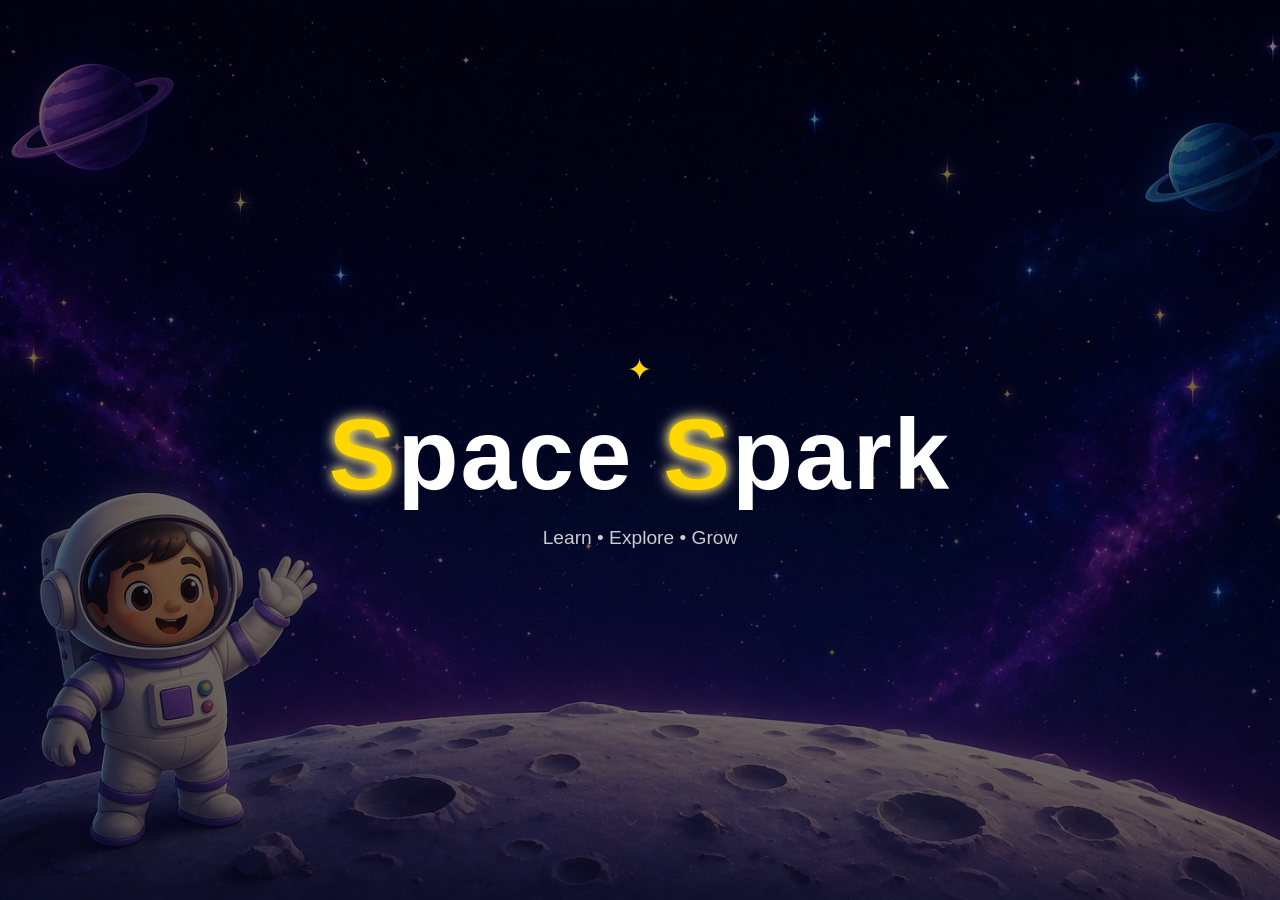
<file: index.html>
<!DOCTYPE html>
<html lang="en">
<head>
  <meta charset="UTF-8" />
  <meta name="viewport" content="width=device-width, initial-scale=1.0" />
  <title>Space Park</title>
  <link rel="stylesheet" href="space.css" />
</head>
<body>
<!-- Splash Screen -->
<section id="splash" class="splash">
  <div class="splash-overlay"></div>
  <div class="splash-content">
    <div class="brand-mark">✦</div>
   <h1 class="splash-logo" style=" font-size:100px;">
 <span class="spark-word">S</span>pace
  <span class="spark-word">S</span>park

 
  <span class="twinkle t1">✦</span>
  <span class="twinkle t2">✦</span>
  <span class="twinkle t3">✦</span>
</h1>
    <p class="splash-tagline">Learn • Explore • Grow</p>
  </div>
</section>


  <!-- Main Page -->
  <main id="mainPage" class="page hidden">
    <div class="page-overlay"></div>

    <header class="topbar">
        <div class="logo-text">
          <h1>SpaceSpark</h1>
          <p>Learn • Explore • Grow</p>
        </div>
      

      <nav class="nav">
        <a href="#" class="active">🏠 Home</a>
        <a href="#">🏆 Awards</a>
        <a href="#">👤 Profile</a>
      </nav>

      <div class="stars-box"><h1>⭐ 120</h1>
        <img src="profile.png" alt="" width="70" width="70">      </div>
    </header>

    <section class="hero">
      <h2>Let’s Learn and Explore!</h2>
      <p class="subtitle">Choose a planet and start your adventure</p>
    </section>

    <section class="content-section">
      <div class="moveRight"></div>

      <div class="planets-grid">
        <article class="planet-card">
          <div class="planet-image-wrap">
           <a href="Levels.html"><img src="numbers.png" alt="Numbers Planet" /> </a> 
          </div>
          <div class="planet-btn blue">Numbers Planet</div>
          <p>Learn numbers, counting, and have fun with math!</p>
        </article>

        <article class="planet-card">
          <div class="planet-image-wrap">
            <img src="letters.png" alt="Letters Planet" />
          </div>
          <div class="planet-btn purple">Letters Planet</div>
          <p>Discover letters, words, and build your vocabulary!</p>
        </article>

        <article class="planet-card">
          <div class="planet-image-wrap">
            <img src="animals2.png" alt="Animals Planet" />
          </div>
          <div class="planet-btn green">Animals Planet</div>
          <p>Meet amazing animals and learn about their world!</p>
        </article>
      </div>
    </section>
  </main>

  <script>
    const splash = document.getElementById("splash");
    const mainPage = document.getElementById("mainPage");

    window.addEventListener("load", () => {
      setTimeout(() => {
        splash.classList.add("fade-out");
        mainPage.classList.remove("hidden");
        mainPage.classList.add("show");

        setTimeout(() => {
          splash.style.display = "none";
        }, 900);
      }, 2000);
    });
  </script>
</body>
</html>
</file>
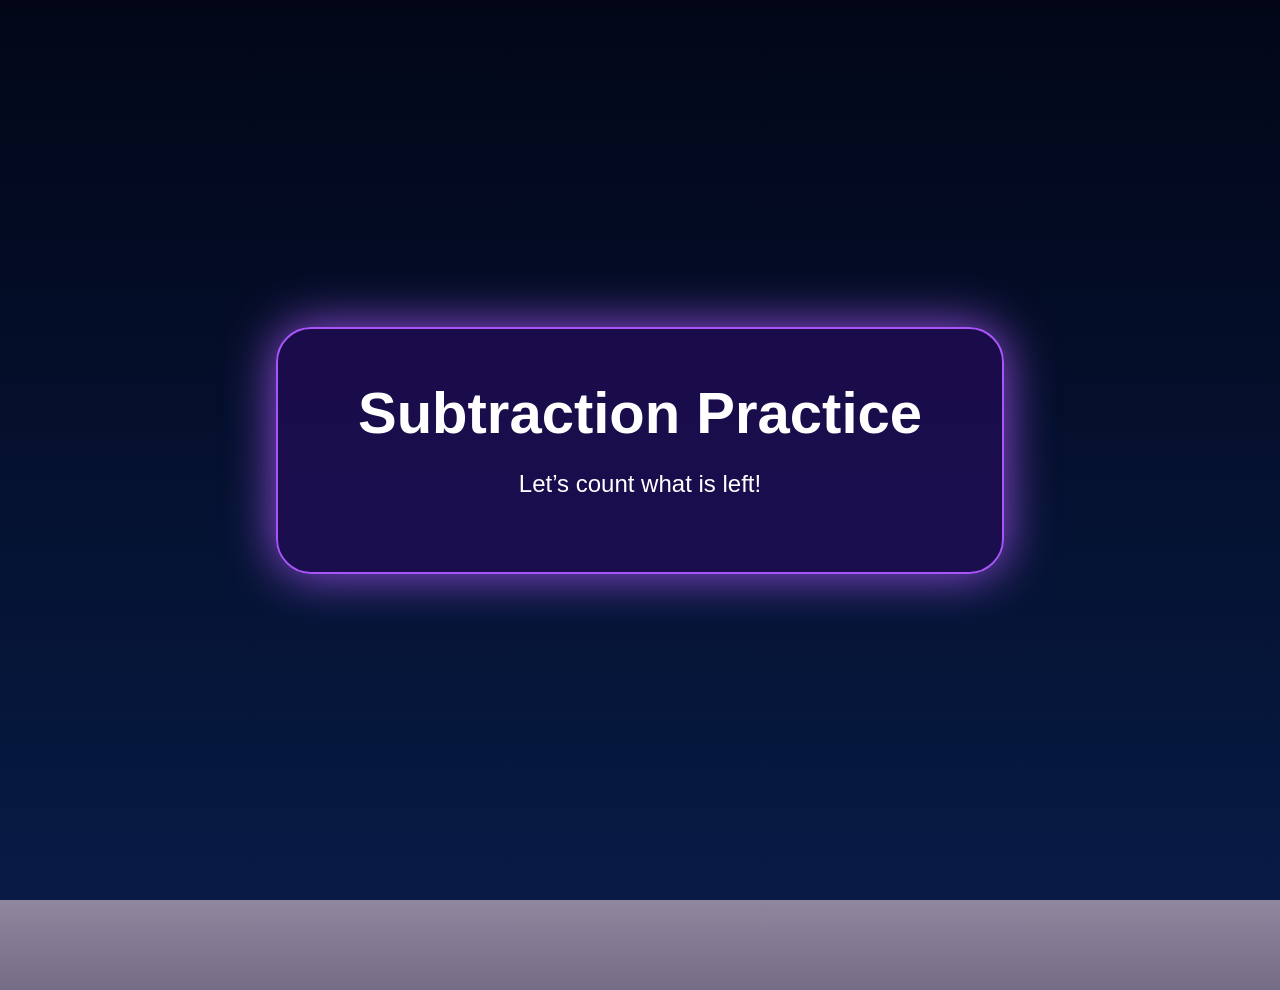
<file: addQuiz.html>
<!DOCTYPE html>
<html lang="en">
<head>
<meta charset="UTF-8">
<title>Subtraction Practice</title>

<style>
* { box-sizing: border-box; }

body {
  margin: 0;
  font-family: "Trebuchet MS", Arial, sans-serif;
  color: white;
  background: #050b25;
  overflow: hidden;
}

.space-page {
  min-height: 100vh;
  position: relative;
  background:
    radial-gradient(circle at 20% 25%, rgba(124, 58, 237, .45), transparent 25%),
    radial-gradient(circle at 85% 20%, rgba(0, 183, 255, .35), transparent 22%),
    linear-gradient(180deg, #05091f 0%, #071943 55%, #170035 100%);
}

.space-page::before {
  content: "";
  position: absolute;
  inset: 0;
  background-image:
    radial-gradient(white 1px, transparent 1px),
    radial-gradient(#ffd76b 1.3px, transparent 1.3px),
    radial-gradient(#7dd3fc 1px, transparent 1px);
  background-size: 70px 70px, 130px 130px, 180px 180px;
  opacity: .8;
}

.moon-ground {
  position: absolute;
  bottom: -90px;
  left: -5%;
  width: 110%;
  height: 250px;
  border-radius: 50% 50% 0 0;
  background: linear-gradient(180deg, #bcb5c9, #756d86);
}

#splash {
  position: fixed;
  inset: 0;
  z-index: 20;
  background: linear-gradient(180deg, #020617, #071b45);
  display: flex;
  justify-content: center;
  align-items: center;
}

.splash-card {
  text-align: center;
  padding: 50px 80px;
  border-radius: 35px;
  background: rgba(39, 12, 92, .65);
  border: 2px solid #a855f7;
  box-shadow: 0 0 50px rgba(168,85,247,.9);
}

.splash-card h1 {
  font-size: 58px;
  margin: 0;
}

.splash-card p {
  font-size: 24px;
}

.game-wrap {
  position: relative;
  z-index: 3;
  min-height: 100vh;
  padding: 35px 60px;
}

.back-btn {
  position: absolute;
  left: 50px;
  top: 120px;
  color: white;
  text-decoration: none;
  background: rgba(76,29,149,.85);
  border: 2px solid #7c3aed;
  padding: 12px 24px;
  border-radius: 24px;
  font-size: 20px;
  font-weight: bold;
  z-index: 5;
}

.title {
  text-align: center;
  margin-top: 35px;
}

.title h1 {
  font-size: 58px;
  margin: 0;
}

.title p {
  font-size: 22px;
  margin: 8px 0;
}

.practice-area {
  width: 980px;
  margin: 35px auto 0;
  text-align: center;
}

.question {
  display: flex;
  justify-content: center;
  align-items: center;
  gap: 28px;
  margin-bottom: 30px;
}

.star-group {
  width: 180px;
  min-height: 100px;
  display: flex;
  flex-wrap: wrap;
  justify-content: center;
  align-items: center;
  color: #facc15;
  font-size: 34px;
  gap: 6px;
  padding: 8px 12px;
}

.operator {
  font-size: 60px;
  font-weight: 900;
  margin: 0 10px;
}

.qmark {
  font-size: 70px;
  color: #f97316;
  margin-left: 10px;
}

.options {
  display: grid;
  grid-template-columns: repeat(2, 1fr);
  width: 650px;
  margin: 0 auto;
  gap: 18px;
}

.option {
  min-height: 75px;
  border-radius: 26px;
  background: rgba(255,255,255,.12);
  border: 2px solid rgba(255,255,255,.35);
  color: #facc15;
  font-size: 26px;
  cursor: pointer;
}

.message {
  margin-top: 20px;
  font-size: 24px;
  font-weight: 900;
}

.next-btn {
  margin-top: 15px;
  padding: 14px 30px;
  border-radius: 24px;
  border: none;
  background: linear-gradient(90deg, #7c3aed, #38bdf8);
  color: white;
  font-size: 22px;
  cursor: pointer;
}
</style>
</head>

<body>

<section id="splash">
  <div class="splash-card">
    <h1>Subtraction Practice</h1>
    <p>Let’s count what is left!</p>
  </div>
</section>

<div class="space-page">
  <div class="moon-ground"></div>

  <a href="levels.html" class="back-btn">← Back</a>

  <main class="game-wrap">

    <section class="title">
      <h1>Subtraction Practice</h1>
      <p>✨ Count the stars left ✨</p>
    </section>

    <section class="practice-area">
      <div class="question">
        <div class="star-group" id="stars1"></div>
        <div class="operator">−</div>
        <div class="star-group" id="stars2"></div>
        <div class="operator">=</div>
        <div class="qmark">?</div>
      </div>

      <div class="options" id="options"></div>
      <div class="message" id="message"></div>

      <button class="next-btn" onclick="nextQuestion()">Next ➡️</button>
    </section>

  </main>
</div>

<script>
let num1, num2, correct;
let questionCount = 0;
let maxQuestions = 5;
let answered = false;
let usedQuestions = [];

// أسئلة جاهزة (تمنع تكرار الناتج 1)
const questions = [
  [3,1],
  [4,1],
  [4,2],
  [5,1],
  [5,2],
  [5,3]
];

function makeStars(n) {
  return "⭐".repeat(n);
}

function generateQuestion() {
  answered = false;

  let q, key;

  do {
    q = questions[Math.floor(Math.random() * questions.length)];
    num1 = q[0];
    num2 = q[1];
    key = num1 + "-" + num2;
  } while (usedQuestions.includes(key));

  usedQuestions.push(key);

  correct = num1 - num2;

  document.getElementById("stars1").textContent = makeStars(num1);
  document.getElementById("stars2").textContent = makeStars(num2);
  document.getElementById("message").textContent = "";

  let answers = [correct];

  while (answers.length < 4) {
    let wrong = Math.floor(Math.random() * 5) + 1;
    if (!answers.includes(wrong)) answers.push(wrong);
  }

  answers.sort(() => Math.random() - 0.5);

  const options = document.getElementById("options");
  options.innerHTML = "";

  answers.forEach(a => {
    const btn = document.createElement("button");
    btn.className = "option";
    btn.textContent = makeStars(a);
    btn.onclick = () => checkAnswer(a);
    options.appendChild(btn);
  });
}

function checkAnswer(a) {
  if (answered) return;

  const msg = document.getElementById("message");

  if (a === correct) {
    msg.textContent = "🌟 Great job!";
    msg.style.color = "#22c55e";
    answered = true;
  } else {
    msg.textContent = "💫 Try again!";
    msg.style.color = "#f97316";
  }
}

function nextQuestion() {
  if (!answered) return;

  questionCount++;

  if (questionCount >= maxQuestions) {
    document.querySelector(".practice-area").innerHTML = `
      <h1>🎉 Awesome!</h1>
      <button class="next-btn" onclick="goToQuiz()">Go to Quiz 🚀</button>
    `;
    return;
  }

  generateQuestion();
}

function goToQuiz() {
  window.location.href = "quiz.html";
}

window.onload = () => {
  setTimeout(() => {
    document.getElementById("splash").style.display = "none";
    generateQuestion();
  }, 1500);
};
</script>

</body>
</html>
</file>
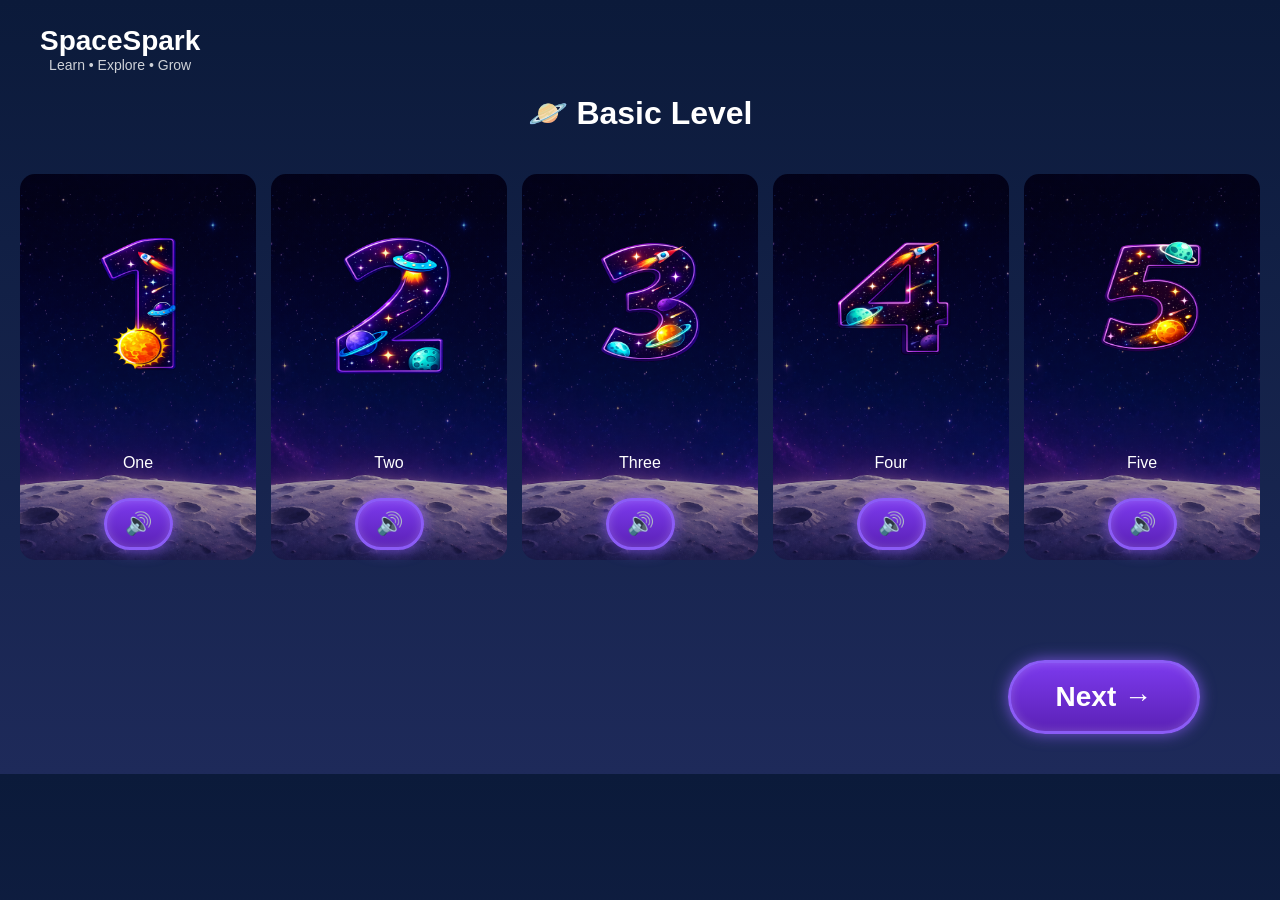
<file: BasicLevel.html>
<!DOCTYPE html>
<html lang="en">
<head>
<meta charset="UTF-8">
<title>Numbers Planet - Basic Level</title>

<style>

body {
  text-align: center;
  font-family: Arial;
  background: linear-gradient(#0b1a3a, #1e2a5a);
  color: white;
  margin: 0;
}

.page {
  display: none;
}

.page.active {
  display: block;
}

.grid {
  display: grid;
  grid-template-columns: repeat(5, 1fr);
  gap: 15px;
  padding: 20px;
}

.card {
  background: #ffffff20;
  padding: 10px;

  background:
    linear-gradient(rgba(10, 7, 35, 0.25), rgba(10, 7, 35, 0.35)),
    url("background.png") center/cover no-repeat;

  border-radius: 15px;
  transition: 0.3s;
}

.card:hover {
  transform: scale(1.03);
}

.card img {
  height: 250px;
  width: 200px;
}

.topbar {
  display: flex;
  justify-content: space-between;
  align-items: center;
}

#im {
  padding-top: 20px;
  height: 200px;
  width: 150px;
}

/* اللوقو */
.logo h2 {
  margin: 0;
  font-size: 28px;
  padding-left: 40px;
  padding-top: 25px;
}

.logo p {
  margin: 0;
  font-size: 14px;
  opacity: 0.8;
  padding-left: 40px;
}

/* الأزرار */
.buttons {
  display: flex;
  justify-content: space-between;
  padding: 40px 80px;
}

button{
  padding: 18px 45px;
  border: 3px solid #8b5cf6;
  border-radius: 50px;
  cursor: pointer;

  background: linear-gradient(180deg, #7c3aed, #5b21b6);

  color: white;
  font-size: 28px;
  font-weight: bold;

  box-shadow:
    0 0 15px rgba(139,92,246,0.8),
    inset 0 0 10px rgba(255,255,255,0.2);

  transition: 0.3s;

  margin-top: 40px;
}

button:hover{
  transform: scale(1.05);

  box-shadow:
    0 0 25px rgba(139,92,246,1),
    inset 0 0 15px rgba(255,255,255,0.3);
}

.sound-btn{
  font-size: 22px;
  padding: 10px 18px;
  margin-top: 10px;
}

</style>
</head>

<body>

<header class="topbar">

  <div class="logo">
    <h2>SpaceSpark</h2>
    <p>Learn • Explore • Grow</p>
  </div>

</header>

<h1>🪐 Basic Level</h1>

<!-- الصفحة الأولى -->
<div id="page1" class="page active">

  <div class="grid">

    <div class="card">
      <img src="1.png">
      <p>One</p>
      <button class="sound-btn" onclick="playSound('one.MP4')">🔊</button>
    </div>

    <div class="card">
      <img src="2.png">
      <p>Two</p>
      <button class="sound-btn" onclick="playSound('two.MP4')">🔊</button>
    </div>

    <div class="card">
      <img src="3.png">
      <p>Three</p>
      <button class="sound-btn" onclick="playSound('three.MP4')">🔊</button>
    </div>

    <div class="card">
      <img src="4.png">
      <p>Four</p>
      <button class="sound-btn" onclick="playSound('four.MP4')">🔊</button>
    </div>

    <div class="card">
      <img src="5.png">
      <p>Five</p>
      <button class="sound-btn" onclick="playSound('five.MP4')">🔊</button>
    </div>

  </div>

  <div class="buttons">

    <div></div>

    <button onclick="nextPage()">Next →</button>

  </div>

</div>


<!-- الصفحة الثانية -->
<div id="page2" class="page">

  <div class="grid">

    <div class="card">
      <img src="6.png">
      <p>Six</p>
      <button class="sound-btn" onclick="playSound('six.MP4')">🔊</button>
    </div>

    <div class="card">
      <img src="7.png">
      <p>Seven</p>
      <button class="sound-btn" onclick="playSound('seven.MP4')">🔊</button>
    </div>

    <div class="card">
      <img src="8.png">
      <p>Eight</p>
      <button class="sound-btn" onclick="playSound('eighth.MP4')">🔊</button>
    </div>

    <div class="card">
      <img id="im" src="9.png">
      <p>Nine</p>
      <button class="sound-btn" onclick="playSound('nine.MP4')">🔊</button>
    </div>

    <div class="card">
      <img id="im" src="10.png">
      <p>Ten</p>
      <button class="sound-btn" onclick="playSound('ten.MP4')">🔊</button>
    </div>

  </div>

  <div class="buttons">

    <button onclick="prevPage()">← Back</button>

    <a href="basicquize.html">
      <button>Next →</button>
    </a>

  </div>

</div>


<script>

function nextPage() {

  document.getElementById("page1").classList.remove("active");
  document.getElementById("page2").classList.add("active");

}

function prevPage() {

  document.getElementById("page2").classList.remove("active");
  document.getElementById("page1").classList.add("active");

}

function playSound(file) {

  let audio = new Audio(file);
  audio.play();

}

</script>

</body>
</html>
</file>
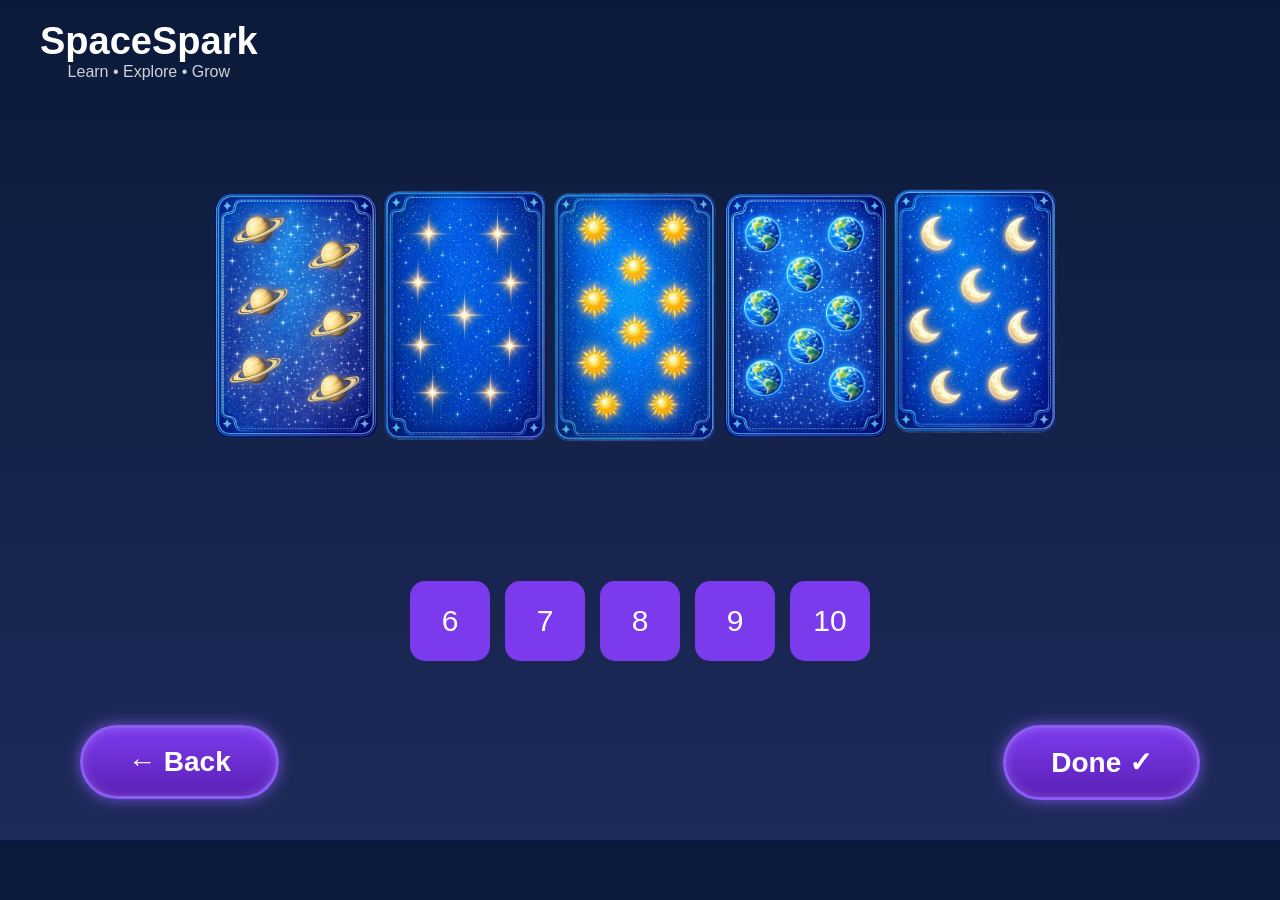
<file: basicquiz1.html>
<!DOCTYPE html>
<html lang="en">
<head>
<meta charset="UTF-8">
<meta name="viewport" content="width=device-width, initial-scale=1.0">
<title>Basic Quiz</title>

<style>

body {
  background: linear-gradient(#0b1a3a, #1e2a5a);
  color: white;
  text-align: center;
  font-family: Arial;
  margin: 0;
}

/* اللوقو */
.logo h2 {
  margin: 0;
  font-size: 38px;
}

.logo p {
  margin: 0;
  font-size: 16px;
  opacity: 0.8;
}

.topbar {
  display: flex;
  justify-content: flex-start;
  align-items: center;
  padding: 20px 40px;
}

/* الكروت */
.cards {
  display: flex;
  justify-content: center;
  gap: 20px;
  margin-top: 40px;
}

.card {
  width: 120px;
  height: 150px;
  background: linear-gradient(#1e3a8a, #312e81);
  border-radius: 20px;
  display: flex;
  align-items: center;
  justify-content: center;
  box-shadow: 0 0 15px #6366f1;
  margin-top: 100px;
  margin-right: 30px;
  cursor: pointer;
  transition: 0.3s;
}

.card:hover {
  transform: scale(1.05);
}

/* الأرقام */
.numbers {
  display: flex;
  justify-content: center;
  gap: 15px;
  margin-top: 40px;
}

.num {
  width: 80px;
  height: 80px;
  background: #7c3aed;
  border-radius: 15px;
  display: flex;
  align-items: center;
  justify-content: center;
  cursor: pointer;
  font-size: 30px;
  margin-top: 150px;
  transition: 0.3s;
}

.num:hover {
  transform: scale(1.05);
}

.selected {
  border: 3px solid yellow;
}

/* الرسالة */
#message {
  margin-top: 20px;
  font-size: 24px;
  font-weight: bold;
  text-align: center;
}

/* الأزرار */
.buttons {
  display: flex;
  justify-content: space-between;
  padding: 40px 80px;
}

button {
  padding: 18px 45px;
  border: 3px solid #8b5cf6;
  border-radius: 50px;
  cursor: pointer;

  background: linear-gradient(180deg, #7c3aed, #5b21b6);

  color: white;
  font-size: 28px;
  font-weight: bold;

  box-shadow:
    0 0 15px rgba(139,92,246,0.8),
    inset 0 0 10px rgba(255,255,255,0.2);

  transition: 0.3s;
}

button:hover {
  transform: scale(1.05);

  box-shadow:
    0 0 25px rgba(139,92,246,1),
    inset 0 0 15px rgba(255,255,255,0.3);
}

#finishBtn {
  display: none;
}

#im1 {
  width: 100px;
  height: 130px;
}

</style>
</head>

<body>

<header class="topbar">
  <div class="logo">
    <h2>SpaceSpark</h2>
    <p>Learn • Explore • Grow</p>
  </div>
</header>

<div class="game1">

<!-- الكروت -->
<div class="cards">

  <div class="card" data-value="6">
    <img src="6p.png" width="300" height="300">
  </div>

  <div class="card" data-value="9">
    <img src="9p.png" width="280" height="280">
  </div>

  <div class="card" data-value="10">
    <img src="10p.png" width="280" height="280">
  </div>

  <div class="card" data-value="8">
    <img src="8p.png" width="300" height="300">
  </div>

  <div id="im1" class="card" data-value="7">
    <img src="7p.png" width="280" height="280" style="margin-left:20px; margin-top:10px;">
  </div>

</div>

<!-- الأرقام -->
<div class="numbers">

  <div class="num" data-value="6">6</div>
  <div class="num" data-value="7">7</div>
  <div class="num" data-value="8">8</div>
  <div class="num" data-value="9">9</div>
  <div class="num" data-value="10">10</div>

</div>

<p id="message"></p>

</div>

<!-- الأزرار -->
<div class="buttons">

  <a href="basicquize.html">
    <button>← Back</button>
  </a>

  <a href="Levels.html">
    <button>Done ✓</button>
  </a>

</div>

<script>

// الرقم المختار
let selectedNumber = null;

// عدد الإجابات الصح
let correctCount = 0;


// اختيار الرقم
document.querySelectorAll(".num").forEach(num => {

  num.addEventListener("click", () => {

    // إزالة التحديد
    document.querySelectorAll(".num").forEach(n => {
      n.classList.remove("selected");
    });

    // تحديد الرقم
    num.classList.add("selected");

    // تخزين الرقم
    selectedNumber = num.dataset.value;

  });

});


// اختيار الكرت
document.querySelectorAll(".card").forEach(card => {

  card.addEventListener("click", () => {

    const msg = document.getElementById("message");

    // إذا ما اختار رقم
    if (!selectedNumber) {

      msg.innerText = "Choose a number first";
      msg.style.color = "orange";

      setTimeout(() => {
        msg.innerText = "";
      }, 2000);

      return;
    }


    // إذا الإجابة صح
    if (selectedNumber == card.dataset.value) {

      // صوت الصح
      let correctSound = new Audio("correct.MP4");
      correctSound.play();

      card.innerHTML = "✔️";
      card.style.background = "green";

      msg.innerText = "Great job! ⭐";
      msg.style.color = "#00ff99";

      // زيادة عدد الصح
      correctCount++;

      // إذا خلص كل الكروت
      if (correctCount === 5) {

        // فتح مرحلة Addition
        localStorage.setItem("addition", "unlocked");

        // إظهار زر النكست
        document.getElementById("finishBtn").style.display = "inline-block";

      }

      setTimeout(() => {
        msg.innerText = "";
      }, 2000);

    }

    // إذا غلط
    else {

      // صوت الغلط
      let wrongSound = new Audio("tryagain.MP4");
      wrongSound.play();

      msg.innerText = "Try Again";
      msg.style.color = "red";

      setTimeout(() => {
        msg.innerText = "";
      }, 2000);

    }

  });

});


// الانتقال للـ Levels
document.getElementById("finishBtn").onclick = function () {

  window.location.href = "Levels.html";

};

</script>

</body>
</html>
</file>
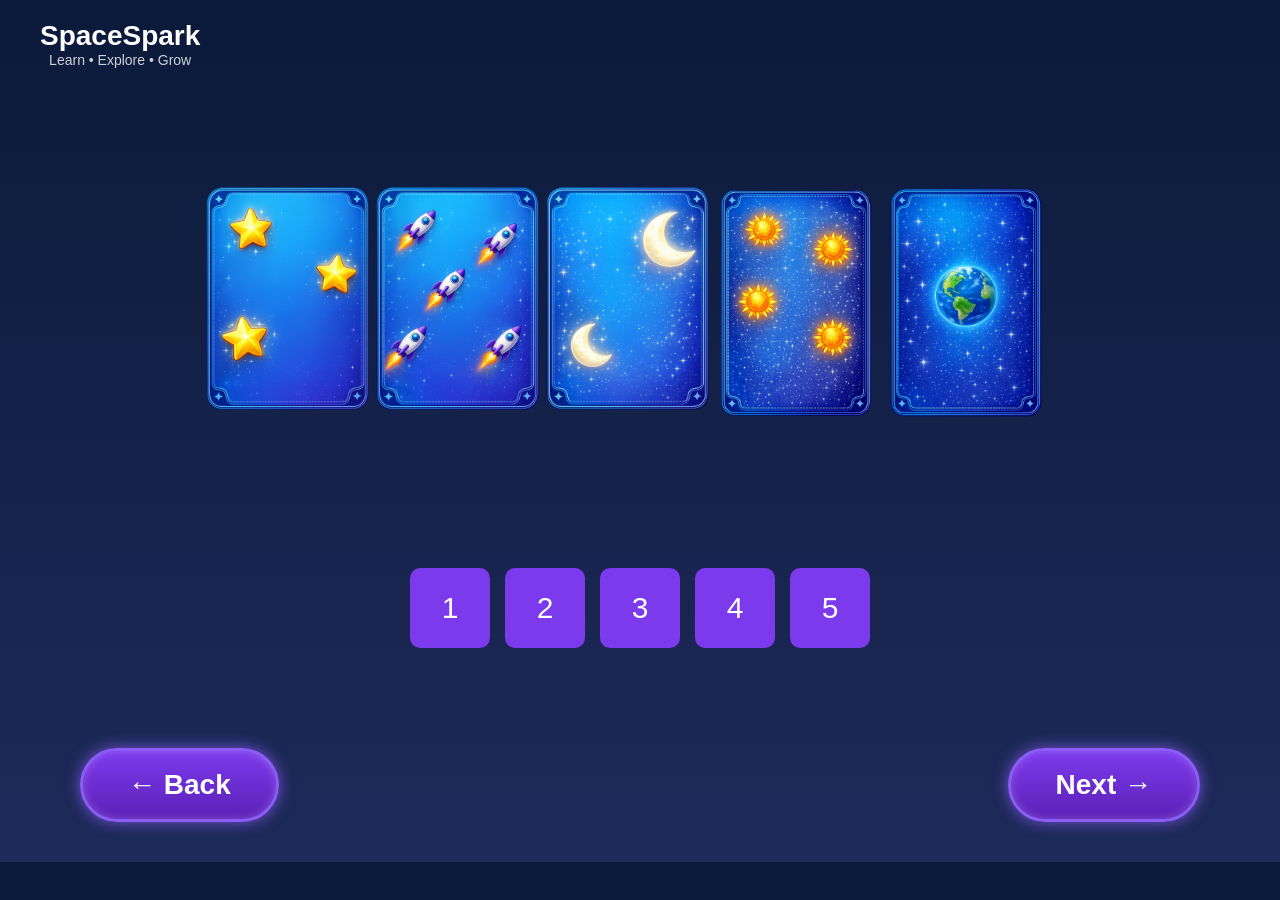
<file: basicquize.html>
<!DOCTYPE html>
<html lang="en">
<head>
<meta charset="UTF-8">
<meta name="viewport" content="width=device-width, initial-scale=1.0">
<title>Basic Quiz</title>

<style>

body {
  background: linear-gradient(#0b1a3a, #1e2a5a);
  color: white;
  text-align: center;
  font-family: Arial;
  margin: 0;
}

.cards {
  display: flex;
  justify-content: center;
  gap: 20px;
  margin-top: 40px;
}

.card {
  width: 120px;
  height: 150px;
  background: linear-gradient(#1e3a8a, #312e81);
  border-radius: 20px;
  display: flex;
  align-items: center;
  justify-content: center;
  font-size: 25px;
  box-shadow: 0 0 15px #6366f1;
  margin-top: 100px;
  margin-right: 30px;
  cursor: pointer;
  transition: 0.3s;
}

.card:hover {
  transform: scale(1.05);
}

.numbers {
  display: flex;
  justify-content: center;
  gap: 15px;
  margin-top: 40px;
}

.num {
  width: 80px;
  height: 80px;
  background: #7c3aed;
  border-radius: 10px;
  display: flex;
  align-items: center;
  justify-content: center;
  cursor: pointer;
  font-size: 30px;
  margin-top: 150px;
  transition: 0.3s;
}

.num:hover {
  transform: scale(1.05);
}

.selected {
  border: 3px solid yellow;
}

#im1 {
  width: 100px;
  height: 130px;
}

#message {
  margin-top: 15px;
  font-size: 20px;
  font-weight: bold;
  color: #ff4d4d;
  text-align: center;
}

.logo h2 {
  margin: 0;
  font-size: 28px;
}

.logo p {
  margin: 0;
  font-size: 14px;
  opacity: 0.8;
}

.topbar {
  display: flex;
  justify-content: flex-start;
  align-items: center;
  padding: 20px 40px;
}

/* الأزرار */
.buttons {
  display: flex;
  justify-content: space-between;
  padding: 40px 80px;
}

button{
  padding: 18px 45px;
  border: 3px solid #8b5cf6;
  border-radius: 50px;
  cursor: pointer;

  background: linear-gradient(180deg, #7c3aed, #5b21b6);

  color: white;
  font-size: 28px;
  font-weight: bold;

  box-shadow:
    0 0 15px rgba(139,92,246,0.8),
    inset 0 0 10px rgba(255,255,255,0.2);

  transition: 0.3s;

  margin-top: 40px;
}

button:hover{
  transform: scale(1.05);

  box-shadow:
    0 0 25px rgba(139,92,246,1),
    inset 0 0 15px rgba(255,255,255,0.3);
}

</style>
</head>

<body>

<header class="topbar">
  <div class="logo">
    <h2>SpaceSpark</h2>
    <p>Learn • Explore • Grow</p>
  </div>
</header>

<div class="game1">

<!-- الأوراق -->
<div class="cards">

  <div class="card" data-value="3">
    <img src="3p.png" alt="" width="300" height="300">
  </div>

  <div class="card" data-value="5">
    <img src="5p.png" alt="" width="300" height="300">
  </div>

  <div class="card" data-value="2">
    <img src="2p.png" alt="" width="300" height="300">
  </div>

  <div class="card" data-value="4">
    <img src="4p.png" alt="" width="280" height="280">
  </div>

  <div class="card" data-value="1">
    <img src="1p.png" alt="" width="280" height="280">
  </div>

</div>

<!-- الأرقام -->
<div class="numbers">

  <div class="num" data-value="1">1</div>
  <div class="num" data-value="2">2</div>
  <div class="num" data-value="3">3</div>
  <div class="num" data-value="4">4</div>
  <div class="num" data-value="5">5</div>

</div>

<p id="message"></p>

</div>

<!-- الأزرار -->
<div class="buttons">

  <a href="BasicLevel.html">
    <button>← Back</button>
  </a>

  <a href="basicquiz1.html">
    <button>Next →</button>
  </a>

</div>

<script>

// الرقم المختار
let selectedNumber = null;


// اختيار الرقم
document.querySelectorAll(".num").forEach(num => {

  num.addEventListener("click", () => {

    // نشيل التحديد
    document.querySelectorAll(".num").forEach(n => {
      n.classList.remove("selected");
    });

    // نحدد الرقم
    num.classList.add("selected");

    // نخزن الرقم
    selectedNumber = num.dataset.value;

  });

});


// اختيار الكرت
document.querySelectorAll(".card").forEach(card => {

  card.addEventListener("click", () => {

    const msg = document.getElementById("message");

    // إذا ما اختار رقم
    if (!selectedNumber) {

      msg.innerText = "Choose a number first";
      msg.style.color = "orange";

      setTimeout(() => {
        msg.innerText = "";
      }, 2000);

      return;
    }


    // إذا الإجابة صح
    if (selectedNumber == card.dataset.value) {

      // صوت الصح
      let correctSound = new Audio("correct.MP4");
      correctSound.play();

      card.innerHTML = "✔️";
      card.style.background = "green";

      msg.innerText = "Great job! ⭐";
      msg.style.color = "#00ff99";

      setTimeout(() => {
        msg.innerText = "";
      }, 2000);

    }

    // إذا غلط
    else {

      // صوت الغلط
      let wrongSound = new Audio("tryagain.MP4");
      wrongSound.play();

      msg.innerText = "Try Again";
      msg.style.color = "red";

      setTimeout(() => {
        msg.innerText = "";
      }, 2000);

    }

  });

});

</script>

</body>
</html>
</file>
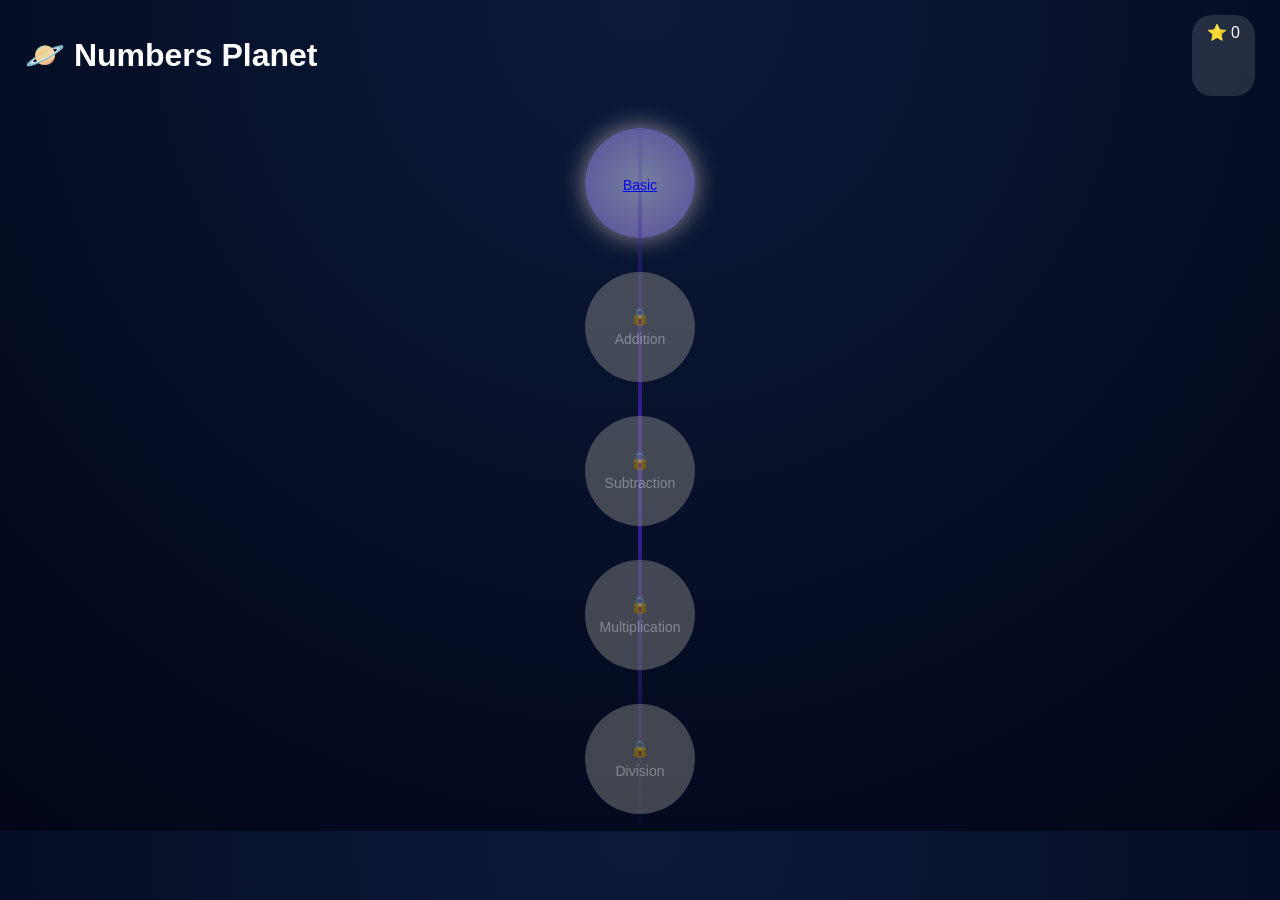
<file: levels.html>
<!DOCTYPE html>
<html lang="en">
<head>
  <meta charset="UTF-8" />
  <meta name="viewport" content="width=device-width, initial-scale=1.0"/>
  <title>Numbers Planet - Levels</title>
  

  <style>
    body {
  margin: 0;
  font-family: Arial;
  background: radial-gradient(circle at top, #0b1a3a, #020617);
  color: white;
  overflow-x: hidden;
}

/* شريط علوي */
.topbar {
  display: flex;
  justify-content: space-between;
  padding: 15px 25px;
}

.stars-box {
  background: #ffffff20;
  padding: 8px 15px;
  border-radius: 20px;
}

/* خريطة */
.map {
  position: relative;
  height: 80vh;
  display: flex;
  flex-direction: column;
  align-items: center;
  justify-content: space-around;
}

/* المسار */
.path {
  position: absolute;
  width: 4px;
  height: 100%;
  background: linear-gradient(transparent, #3d22a0, transparent);
  left: 50%;
  transform: translateX(-50%);
}

/* الكوكب */
.planet {
  width: 110px;
  height: 110px;
  border-radius: 50%;
  display: flex;
  align-items: center;
  justify-content: center;
  z-index: 2;
  transition: 0.3s;
}

.planet-inner {
  text-align: center;
}

/* مفتوح */
.unlocked {
  background: radial-gradient(circle, #777f9e, #564e9c);
  box-shadow: 0 0 25px #918d94;
  cursor: pointer;
}

.unlocked:hover {
  transform: scale(1.1);
}

/* مقفل */
.locked {
  background: gray;
  opacity: 0.5;
  cursor: not-allowed;
}

.title {
  display: block;
  font-size: 14px;
  margin-top: 5px;
  
}

  </style>
</head>
<body>

<header class="topbar">
  <h1>🪐 Numbers Planet</h1>
  <div class="stars-box">⭐ <span id="starsCount">0</span></div>
</header>

<main class="map">

  <!-- المسار -->
  <div class="path"></div>

  <!-- الكواكب -->
   <a href="BasicLevel.html">
  <div class="planet unlocked" id="basic" onclick="goLevel('basic')">
    <div class="planet-inner">
       <span class="title">Basic</span>
    </div>
  </div>
  </a>

  <div class="planet locked" id="addition" onclick="goLevel('addition')">
    <div class="planet-inner">
      🔒<span class="title">Addition</span>
    </div>
  </div>

  <div class="planet locked" id="subtraction" onclick="goLevel('subtraction')">
    <div class="planet-inner">
      🔒<span class="title">Subtraction</span>
    </div>
  </div>

  <div class="planet locked" id="multiplication" onclick="goLevel('multiplication')">
    <div class="planet-inner">
      🔒<span class="title">Multiplication</span>
    </div>
  </div>

  <div class="planet locked" id="division" onclick="goLevel('division')">
    <div class="planet-inner">
      🔒<span class="title">Division</span>
    </div>
  </div>

</main>

<script >
    let stars = localStorage.getItem("stars") || 0;
document.getElementById("starsCount").innerText = stars;

// حالة المراحل
let levels = {
  basic: true,
  addition: localStorage.getItem("addition") === "unlocked",
  subtraction: localStorage.getItem("subtraction") === "unlocked",
  multiplication: localStorage.getItem("multiplication") === "unlocked",
  division: localStorage.getItem("division") === "unlocked"
};

// تحديث الواجهة
function updateUI() {
  for (let level in levels) {
    let el = document.getElementById(level);

    if (levels[level]) {
      el.classList.remove("locked");
      el.classList.add("unlocked");
      el.innerHTML = `<div class="planet-inner"><span class="title">${capitalize(level)}</span></div>`;
    } else {
      el.classList.remove("unlocked");
      el.classList.add("locked");
      el.innerHTML = `<div class="planet-inner">🔒<span class="title">${capitalize(level)}</span></div>`;
    }
  }
}

updateUI();

// الانتقال للمراحل
function goLevel(level) {
  if (!levels[level]) return;

  if (level === "basic") window.location.href = "basic.html";
  if (level === "addition") window.location.href = "addition.html";
  if (level === "subtraction") window.location.href = "subtraction.html";
  if (level === "multiplication") window.location.href = "multiplication.html";
  if (level === "division") window.location.href = "division.html";
}

// فتح المرحلة التالية (تستخدمينها بعد إنهاء كل Level)
function unlockNext(current) {
  if (current === "basic") {
    localStorage.setItem("addition", "unlocked");
  } else if (current === "addition") {
    localStorage.setItem("subtraction", "unlocked");
  } else if (current === "subtraction") {
    localStorage.setItem("multiplication", "unlocked");
  } else if (current === "multiplication") {
    localStorage.setItem("division", "unlocked");
  }
}

// مساعد
function capitalize(text) {
  return text.charAt(0).toUpperCase() + text.slice(1);
}
</script>
</body>
</html>
</file>
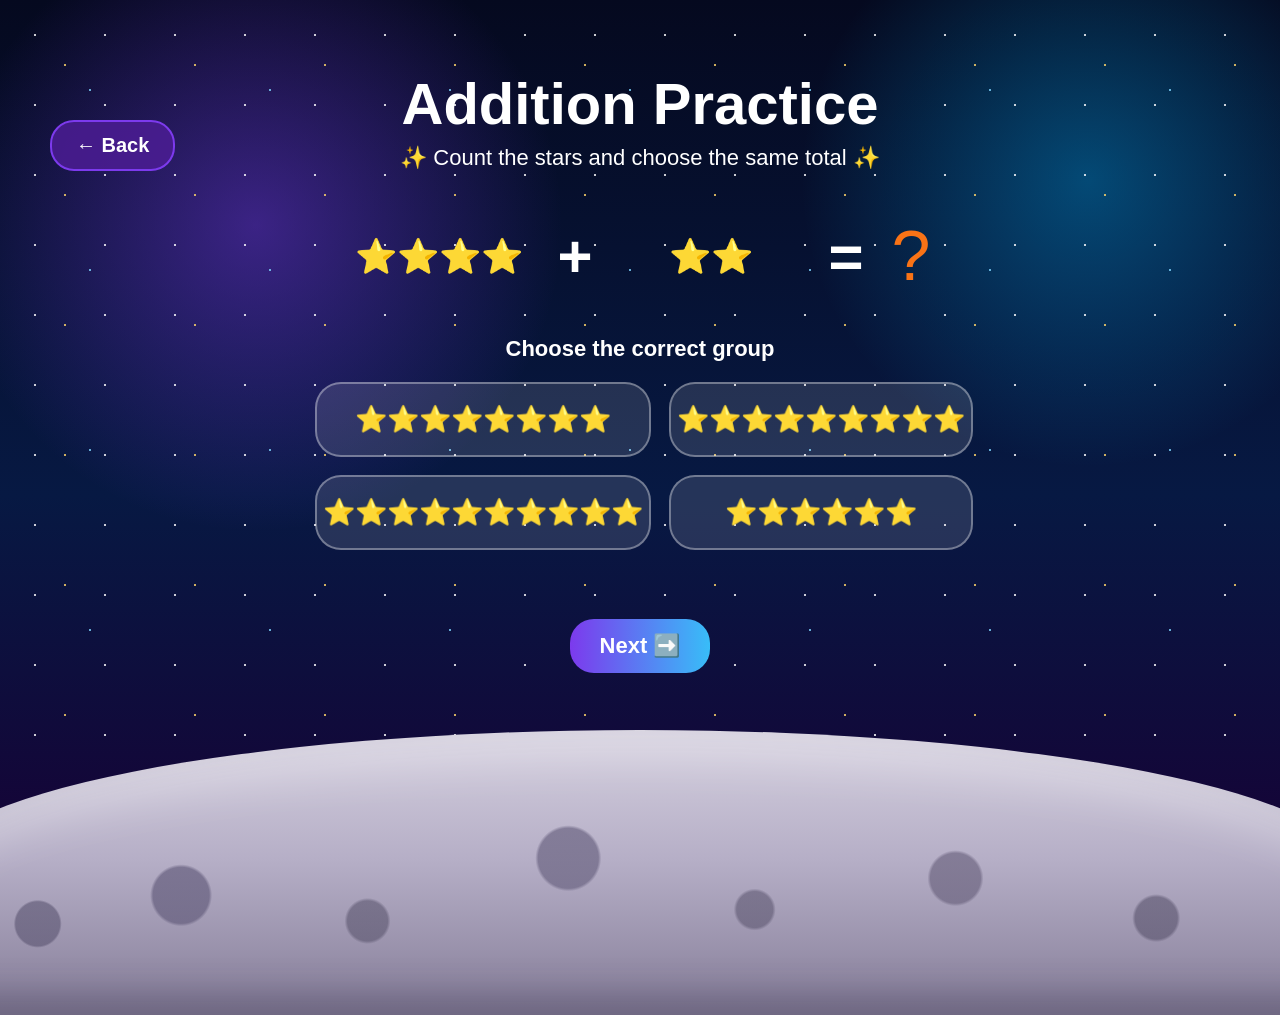
<file: practiceadd.html>
<!DOCTYPE html>
<html lang="en">
<head>
<meta charset="UTF-8">
<title>Addition Practice</title>

<style>
* { box-sizing: border-box; }

body {
  margin: 0;
  font-family: "Trebuchet MS", Arial, sans-serif;
  color: white;
  background: #050b25;
  overflow: hidden;
}

.space-page {
  min-height: 100vh;
  position: relative;
  background:
    radial-gradient(circle at 20% 25%, rgba(124, 58, 237, .45), transparent 25%),
    radial-gradient(circle at 85% 20%, rgba(0, 183, 255, .35), transparent 22%),
    linear-gradient(180deg, #05091f 0%, #071943 55%, #170035 100%);
}

.space-page::before {
  content: "";
  position: absolute;
  inset: 0;
  background-image:
    radial-gradient(white 1px, transparent 1px),
    radial-gradient(#ffd76b 1.3px, transparent 1.3px),
    radial-gradient(#7dd3fc 1px, transparent 1px);
  background-size: 70px 70px, 130px 130px, 180px 180px;
  opacity: .8;
}

/* المعدل */
.moon-ground {
  position: absolute;
  bottom: -115px;
  left: -6%;
  width: 112%;
  height: 285px;
  border-radius: 50% 50% 0 0;
  background:
    radial-gradient(circle at 8% 68%, rgba(82, 76, 105, .55) 0 22px, transparent 24px),
    radial-gradient(circle at 18% 58%, rgba(95, 88, 120, .65) 0 28px, transparent 31px),
    radial-gradient(circle at 31% 67%, rgba(75, 70, 95, .5) 0 20px, transparent 23px),
    radial-gradient(circle at 45% 45%, rgba(107, 100, 130, .7) 0 30px, transparent 33px),
    radial-gradient(circle at 58% 63%, rgba(78, 72, 98, .5) 0 18px, transparent 21px),
    radial-gradient(circle at 72% 52%, rgba(98, 90, 118, .6) 0 25px, transparent 28px),
    radial-gradient(circle at 86% 66%, rgba(72, 66, 92, .5) 0 21px, transparent 24px),
    linear-gradient(180deg, #d5d0df 0%, #b6afc7 45%, #857d98 100%);
  box-shadow:
    inset 0 28px 45px rgba(255,255,255,.28),
    inset 0 -18px 35px rgba(52,45,74,.35);
  z-index: 1;
}

#splash {
  position: fixed;
  inset: 0;
  z-index: 20;
  background: linear-gradient(180deg, #020617, #071b45);
  display: flex;
  justify-content: center;
  align-items: center;
}

.splash-card {
  text-align: center;
  padding: 50px 80px;
  border-radius: 35px;
  background: rgba(39, 12, 92, .65);
  border: 2px solid #a855f7;
  box-shadow: 0 0 50px rgba(168,85,247,.9);
}

.splash-card h1 { font-size: 58px; margin: 0; }
.splash-card p { font-size: 24px; }

.game-wrap {
  position: relative;
  z-index: 3;
  min-height: 100vh;
  padding: 35px 60px;
}

.back-btn {
  position: absolute;
  left: 50px;
  top: 120px;
  color: white;
  text-decoration: none;
  background: rgba(76,29,149,.85);
  border: 2px solid #7c3aed;
  padding: 12px 24px;
  border-radius: 24px;
  font-size: 20px;
  font-weight: bold;
  z-index: 5;
}

.title {
  text-align: center;
  margin-top: 35px;
}

.title h1 {
  font-size: 58px;
  margin: 0;
}

.title p {
  font-size: 22px;
  margin: 8px 0;
}

.practice-area {
  width: 980px;
  margin: 35px auto 0;
  text-align: center;
}

.question {
  display: flex;
  justify-content: center;
  align-items: center;
  gap: 28px;
  margin-bottom: 30px;
}

.star-group {
  width: 180px;
  min-height: 100px;
  display: flex;
  flex-wrap: wrap;
  justify-content: center;
  align-items: center;
  color: #facc15;
  font-size: 34px;
  gap: 6px;
  padding: 8px 12px;
}

.operator {
  font-size: 60px;
  font-weight: 900;
}

.qmark {
  font-size: 70px;
  color: #f97316;
}

.instruction {
  font-size: 22px;
  font-weight: 900;
  margin-bottom: 20px;
}

.options {
  display: grid;
  grid-template-columns: repeat(2, 1fr);
  width: 650px;
  margin: 0 auto;
  gap: 18px;
}

.option {
  min-height: 75px;
  border: none;
  border-radius: 26px;
  background: rgba(255,255,255,.12);
  border: 2px solid rgba(255,255,255,.35);
  color: #facc15;
  font-size: 26px;
  cursor: pointer;
}

.option:hover {
  transform: translateY(-6px) scale(1.03);
  background: rgba(168,85,247,.28);
}

.message {
  min-height: 34px;
  margin-top: 20px;
  font-size: 24px;
  font-weight: 900;
}

.next-btn {
  margin-top: 15px;
  padding: 14px 30px;
  border: none;
  border-radius: 24px;
  background: linear-gradient(90deg, #7c3aed, #38bdf8);
  color: white;
  font-size: 22px;
  font-weight: 900;
  cursor: pointer;
}
</style>
</head>

<body>

<section id="splash">
  <div class="splash-card">
    <h1>Addition Practice</h1>
    <p>Let’s count together!</p>
  </div>
</section>

<div class="space-page">
  <div class="moon-ground"></div>

  <a href="levels.html" class="back-btn">← Back</a>

  <main class="game-wrap">
    <section class="title">
      <h1>Addition Practice</h1>
      <p>✨ Count the stars and choose the same total ✨</p>
    </section>

    <section class="practice-area">
      <div class="question">
        <div class="star-group" id="stars1"></div>
        <div class="operator">+</div>
        <div class="star-group" id="stars2"></div>
        <div class="operator">=</div>
        <div class="qmark">?</div>
      </div>

      <div class="instruction">Choose the correct group</div>
      <div class="options" id="options"></div>
      <div class="message" id="message"></div>

      <button class="next-btn" onclick="nextQuestion()">Next ➡️</button>
    </section>
  </main>
</div>

<script>
let num1, num2, correct;
let questionCount = 0;
let maxQuestions = 5;
let answered = false;

function makeStars(number) {
  return "⭐".repeat(number);
}

function generateQuestion() {
  answered = false;

  num1 = Math.floor(Math.random() * 5) + 1;
  num2 = Math.floor(Math.random() * 5) + 1;
  correct = num1 + num2;

  document.getElementById("stars1").textContent = makeStars(num1);
  document.getElementById("stars2").textContent = makeStars(num2);
  document.getElementById("message").textContent = "";

  let answers = [correct];

  while (answers.length < 4) {
    let wrong = Math.floor(Math.random() * 10) + 1;
    if (!answers.includes(wrong)) answers.push(wrong);
  }

  answers.sort(() => Math.random() - 0.5);

  const options = document.getElementById("options");
  options.innerHTML = "";

  answers.forEach(answer => {
    const btn = document.createElement("button");
    btn.className = "option";
    btn.textContent = makeStars(answer);
    btn.onclick = () => checkAnswer(answer);
    options.appendChild(btn);
  });
}

function checkAnswer(answer) {
  if (answered) return;

  const message = document.getElementById("message");

  if (answer === correct) {
    message.textContent = "🌟 Great job!";
    message.style.color = "#22c55e";
    answered = true;
  } else {
    message.textContent = "💫 Try again!";
    message.style.color = "#f97316";
  }
}

function nextQuestion() {
  if (!answered) {
    const message = document.getElementById("message");
    message.textContent = "👀 Answer first!";
    message.style.color = "#f97316";
    return;
  }

  questionCount++;

  if (questionCount >= maxQuestions) {
    document.querySelector(".practice-area").innerHTML = `
      <h1>🎉 Awesome!</h1>
      <p>You finished the practice!</p>
      <button class="next-btn" onclick="goToQuiz()">Go to Quiz 🚀</button>
    `;
    return;
  }

  generateQuestion();
}

function goToQuiz() {
  window.location.href = "addQuiz.html";
}

window.onload = () => {
  setTimeout(() => {
    document.getElementById("splash").style.display = "none";
    generateQuestion();
  }, 1500);
};
</script>

</body>
</html>
</file>
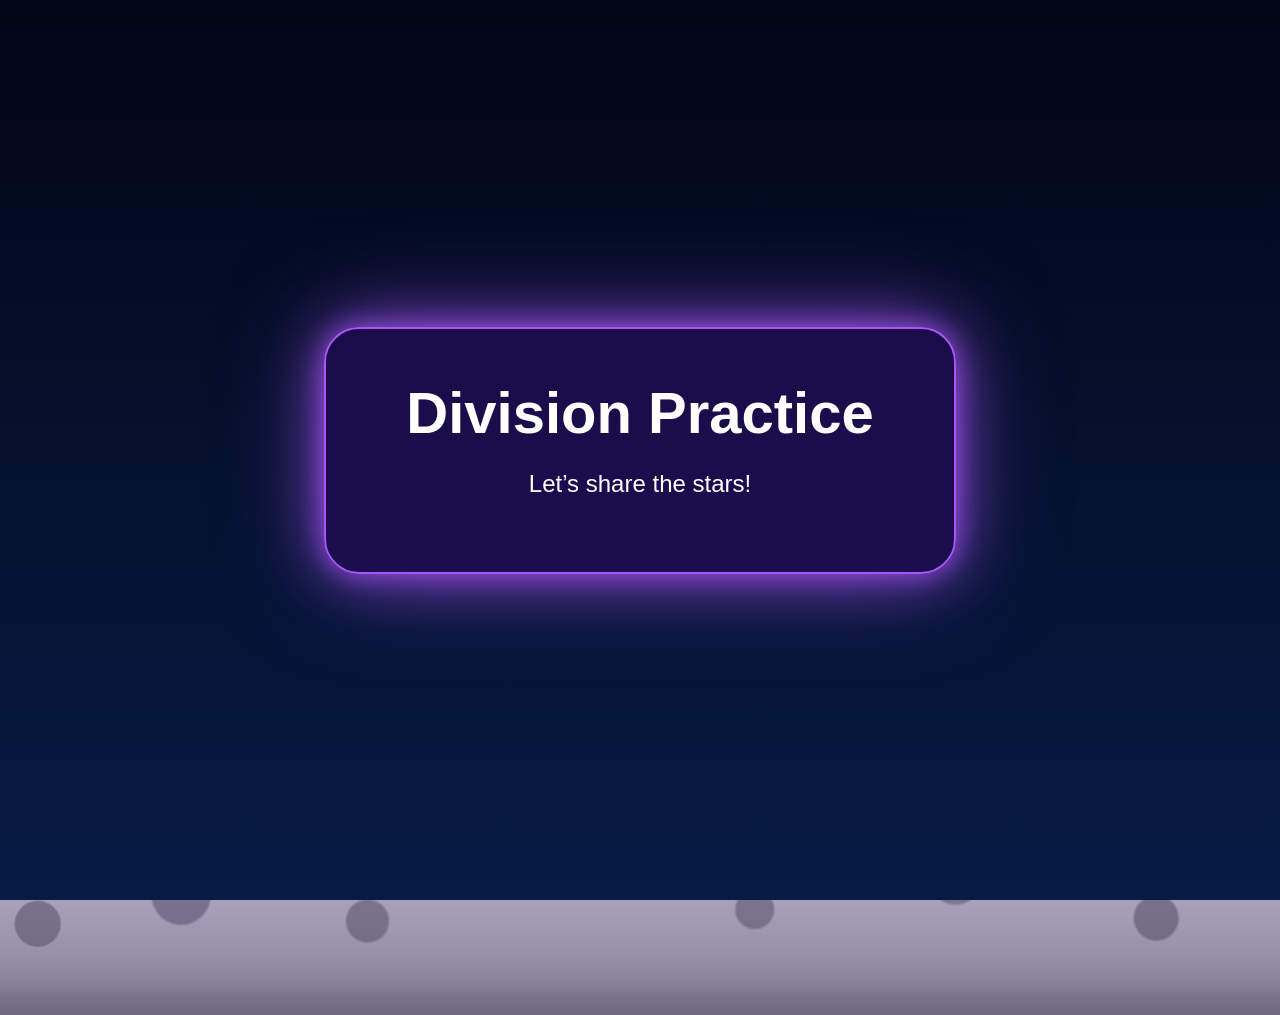
<file: PracticeDiv.html>
<!DOCTYPE html>
<html lang="en">
<head>
<meta charset="UTF-8">
<title>Division Practice</title>

<style>
* { box-sizing: border-box; }

body {
  margin: 0;
  font-family: "Trebuchet MS", Arial, sans-serif;
  color: white;
  background: #050b25;
  overflow: hidden;
}

.space-page {
  min-height: 100vh;
  position: relative;
  background:
    radial-gradient(circle at 20% 25%, rgba(124, 58, 237, .45), transparent 25%),
    radial-gradient(circle at 85% 20%, rgba(0, 183, 255, .35), transparent 22%),
    linear-gradient(180deg, #05091f 0%, #071943 55%, #170035 100%);
}

.space-page::before {
  content: "";
  position: absolute;
  inset: 0;
  background-image:
    radial-gradient(white 1px, transparent 1px),
    radial-gradient(#ffd76b 1.3px, transparent 1.3px),
    radial-gradient(#7dd3fc 1px, transparent 1px);
  background-size: 70px 70px, 130px 130px, 180px 180px;
  opacity: .8;
}

.moon-ground {
  position: absolute;
  bottom: -115px;
  left: -6%;
  width: 112%;
  height: 285px;
  border-radius: 50% 50% 0 0;
  background:
    radial-gradient(circle at 8% 68%, rgba(82, 76, 105, .55) 0 22px, transparent 24px),
    radial-gradient(circle at 18% 58%, rgba(95, 88, 120, .65) 0 28px, transparent 31px),
    radial-gradient(circle at 31% 67%, rgba(75, 70, 95, .5) 0 20px, transparent 23px),
    radial-gradient(circle at 45% 45%, rgba(107, 100, 130, .7) 0 30px, transparent 33px),
    radial-gradient(circle at 58% 63%, rgba(78, 72, 98, .5) 0 18px, transparent 21px),
    radial-gradient(circle at 72% 52%, rgba(98, 90, 118, .6) 0 25px, transparent 28px),
    radial-gradient(circle at 86% 66%, rgba(72, 66, 92, .5) 0 21px, transparent 24px),
    linear-gradient(180deg, #d5d0df 0%, #b6afc7 45%, #857d98 100%);
  box-shadow:
    inset 0 28px 45px rgba(255,255,255,.28),
    inset 0 -18px 35px rgba(52,45,74,.35);
  z-index: 1;
}

#splash {
  position: fixed;
  inset: 0;
  z-index: 20;
  background: linear-gradient(180deg, #020617, #071b45);
  display: flex;
  justify-content: center;
  align-items: center;
}

.splash-card {
  text-align: center;
  padding: 50px 80px;
  border-radius: 35px;
  background: rgba(39, 12, 92, .65);
  border: 2px solid #a855f7;
  box-shadow:
    0 0 25px rgba(168,85,247,.7),
    0 0 60px rgba(168,85,247,.6),
    0 0 100px rgba(168,85,247,.5);
}

.splash-card h1 {
  font-size: 58px;
  margin: 0;
}

.splash-card p {
  font-size: 24px;
}

.game-wrap {
  position: relative;
  z-index: 3;
  min-height: 100vh;
  padding: 35px 60px;
}

.back-btn {
  position: absolute;
  left: 50px;
  top: 120px;
  color: white;
  text-decoration: none;
  background: rgba(76,29,149,.85);
  border: 2px solid #7c3aed;
  padding: 12px 24px;
  border-radius: 24px;
  font-size: 20px;
  font-weight: bold;
  z-index: 5;
}

.title {
  text-align: center;
  margin-top: 35px;
}

.title h1 {
  font-size: 58px;
  margin: 0;
}

.title p {
  font-size: 22px;
  margin: 8px 0;
}

.practice-area {
  width: 980px;
  margin: 35px auto 0;
  text-align: center;
}

.question {
  display: flex;
  justify-content: center;
  align-items: center;
  gap: 22px;
  margin-bottom: 30px;
}

.star-group {
  width: 180px;
  min-height: 100px;
  display: flex;
  flex-wrap: wrap;
  justify-content: center;
  align-items: center;
  color: #facc15;
  font-size: 34px;
  gap: 6px;
  padding: 8px 12px;
}

.total-stars {
  width: 280px;
  font-size: 30px;
}

.operator {
  width: 60px;
  font-size: 56px;
  font-weight: 900;
  line-height: 1;
  display: flex;
  justify-content: center;
  align-items: center;
  margin: 0 6px;
}

.division-sign {
  font-size: 52px;
  transform: translateY(-3px);
}

.qmark {
  font-size: 70px;
  color: #f97316;
}

.instruction {
  font-size: 22px;
  font-weight: 900;
  margin-bottom: 20px;
}

.options {
  display: grid;
  grid-template-columns: repeat(2, 1fr);
  width: 650px;
  margin: 0 auto;
  gap: 18px;
}

.option {
  min-height: 75px;
  border: none;
  border-radius: 26px;
  background: rgba(255,255,255,.12);
  border: 2px solid rgba(255,255,255,.35);
  color: #facc15;
  font-size: 26px;
  cursor: pointer;
}

.option:hover {
  transform: translateY(-6px) scale(1.03);
  background: rgba(168,85,247,.28);
}

.message {
  min-height: 34px;
  margin-top: 20px;
  font-size: 24px;
  font-weight: 900;
}

.next-btn {
  margin-top: 15px;
  padding: 14px 30px;
  border: none;
  border-radius: 24px;
  background: linear-gradient(90deg, #7c3aed, #38bdf8);
  color: white;
  font-size: 22px;
  font-weight: 900;
  cursor: pointer;
}
</style>
</head>

<body>

<section id="splash">
  <div class="splash-card">
    <h1>Division Practice</h1>
    <p>Let’s share the stars!</p>
  </div>
</section>

<div class="space-page">
  <div class="moon-ground"></div>

  <a href="levels.html" class="back-btn">← Back</a>

  <main class="game-wrap">

    <section class="title">
      <h1>Division Practice</h1>
      <p>✨ Divide the stars evenly ✨</p>
    </section>

    <section class="practice-area">
      <div class="question">
        <div class="star-group total-stars" id="stars1"></div>
        <div class="operator division-sign">÷</div>
        <div class="star-group" id="stars2"></div>
        <div class="operator">=</div>
        <div class="qmark">?</div>
      </div>

      <div class="instruction">Choose the correct group</div>
      <div class="options" id="options"></div>
      <div class="message" id="message"></div>

      <button class="next-btn" onclick="nextQuestion()">Next ➡️</button>
    </section>

  </main>
</div>

<script>
let num1, num2, correct;
let questionCount = 0;
let maxQuestions = 5;
let answered = false;
let usedQuestions = [];

const questions = [
  [4, 2],
  [6, 2],
  [6, 3],
  [8, 2],
  [8, 4],
  [9, 3]
];

function makeStars(number) {
  return "⭐".repeat(number);
}

function generateQuestion() {
  answered = false;

  let q;
  let key;

  do {
    q = questions[Math.floor(Math.random() * questions.length)];
    num1 = q[0];
    num2 = q[1];
    key = num1 + "÷" + num2;
  } while (usedQuestions.includes(key));

  usedQuestions.push(key);
  correct = num1 / num2;

  document.getElementById("stars1").textContent = makeStars(num1);
  document.getElementById("stars2").textContent = makeStars(num2);
  document.getElementById("message").textContent = "";

  let answers = [correct];

  while (answers.length < 4) {
    let wrong = Math.floor(Math.random() * 5) + 1;
    if (!answers.includes(wrong)) answers.push(wrong);
  }

  answers.sort(() => Math.random() - 0.5);

  const options = document.getElementById("options");
  options.innerHTML = "";

  answers.forEach(answer => {
    const btn = document.createElement("button");
    btn.className = "option";
    btn.textContent = makeStars(answer);
    btn.onclick = () => checkAnswer(answer);
    options.appendChild(btn);
  });
}

function checkAnswer(answer) {
  if (answered) return;

  const message = document.getElementById("message");

  if (answer === correct) {
    message.textContent = "🌟 Great job!";
    message.style.color = "#22c55e";
    answered = true;
  } else {
    message.textContent = "💫 Try again!";
    message.style.color = "#f97316";
  }
}

function nextQuestion() {
  if (!answered) {
    const message = document.getElementById("message");
    message.textContent = "👀 Answer first!";
    message.style.color = "#f97316";
    return;
  }

  questionCount++;

  if (questionCount >= maxQuestions) {
    document.querySelector(".practice-area").innerHTML = `
      <h1>🎉 Awesome!</h1>
      <p>You finished the practice!</p>
      <button class="next-btn" onclick="goToQuiz()">Go to Quiz 🚀</button>
    `;
    return;
  }

  generateQuestion();
}

function goToQuiz() {
  window.location.href = "DivisionQuiz.html";
}

window.onload = () => {
  setTimeout(() => {
    document.getElementById("splash").style.display = "none";
    generateQuestion();
  }, 1500);
};
</script>

</body>
</html>
</file>
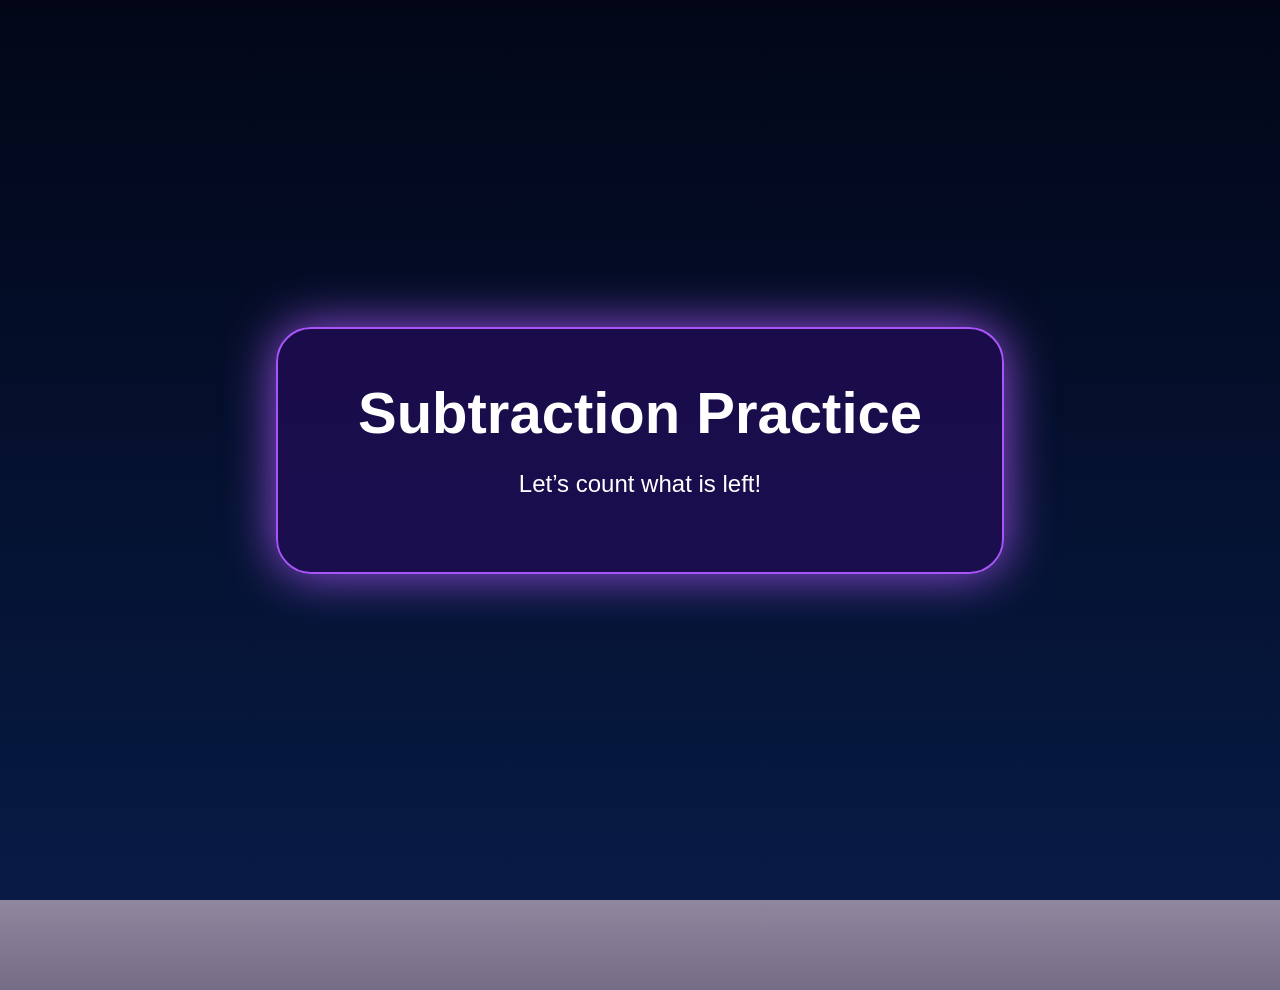
<file: PracticeMulti.html>
<!DOCTYPE html>
<html lang="en">
<head>
<meta charset="UTF-8">
<title>Subtraction Practice</title>

<style>
* { box-sizing: border-box; }

body {
  margin: 0;
  font-family: "Trebuchet MS", Arial, sans-serif;
  color: white;
  background: #050b25;
  overflow: hidden;
}

.space-page {
  min-height: 100vh;
  position: relative;
  background:
    radial-gradient(circle at 20% 25%, rgba(124, 58, 237, .45), transparent 25%),
    radial-gradient(circle at 85% 20%, rgba(0, 183, 255, .35), transparent 22%),
    linear-gradient(180deg, #05091f 0%, #071943 55%, #170035 100%);
}

.space-page::before {
  content: "";
  position: absolute;
  inset: 0;
  background-image:
    radial-gradient(white 1px, transparent 1px),
    radial-gradient(#ffd76b 1.3px, transparent 1.3px),
    radial-gradient(#7dd3fc 1px, transparent 1px);
  background-size: 70px 70px, 130px 130px, 180px 180px;
  opacity: .8;
}

.moon-ground {
  position: absolute;
  bottom: -90px;
  left: -5%;
  width: 110%;
  height: 250px;
  border-radius: 50% 50% 0 0;
  background: linear-gradient(180deg, #bcb5c9, #756d86);
}

#splash {
  position: fixed;
  inset: 0;
  z-index: 20;
  background: linear-gradient(180deg, #020617, #071b45);
  display: flex;
  justify-content: center;
  align-items: center;
}

.splash-card {
  text-align: center;
  padding: 50px 80px;
  border-radius: 35px;
  background: rgba(39, 12, 92, .65);
  border: 2px solid #a855f7;
  box-shadow: 0 0 50px rgba(168,85,247,.9);
}

.splash-card h1 {
  font-size: 58px;
  margin: 0;
}

.splash-card p {
  font-size: 24px;
}

.game-wrap {
  position: relative;
  z-index: 3;
  min-height: 100vh;
  padding: 35px 60px;
}

.back-btn {
  position: absolute;
  left: 50px;
  top: 120px;
  color: white;
  text-decoration: none;
  background: rgba(76,29,149,.85);
  border: 2px solid #7c3aed;
  padding: 12px 24px;
  border-radius: 24px;
  font-size: 20px;
  font-weight: bold;
  z-index: 5;
}

.title {
  text-align: center;
  margin-top: 35px;
}

.title h1 {
  font-size: 58px;
  margin: 0;
}

.title p {
  font-size: 22px;
  margin: 8px 0;
}

.practice-area {
  width: 980px;
  margin: 35px auto 0;
  text-align: center;
}

.question {
  display: flex;
  justify-content: center;
  align-items: center;
  gap: 28px;
  margin-bottom: 30px;
}

.star-group {
  width: 180px;
  min-height: 100px;
  display: flex;
  flex-wrap: wrap;
  justify-content: center;
  align-items: center;
  color: #facc15;
  font-size: 34px;
  gap: 6px;
  padding: 8px 12px;
}

.operator {
  font-size: 60px;
  font-weight: 900;
  margin: 0 10px;
}

.qmark {
  font-size: 70px;
  color: #f97316;
  margin-left: 10px;
}

.options {
  display: grid;
  grid-template-columns: repeat(2, 1fr);
  width: 650px;
  margin: 0 auto;
  gap: 18px;
}

.option {
  min-height: 75px;
  border-radius: 26px;
  background: rgba(255,255,255,.12);
  border: 2px solid rgba(255,255,255,.35);
  color: #facc15;
  font-size: 26px;
  cursor: pointer;
}

.message {
  margin-top: 20px;
  font-size: 24px;
  font-weight: 900;
}

.next-btn {
  margin-top: 15px;
  padding: 14px 30px;
  border-radius: 24px;
  border: none;
  background: linear-gradient(90deg, #7c3aed, #38bdf8);
  color: white;
  font-size: 22px;
  cursor: pointer;
}
</style>
</head>

<body>

<section id="splash">
  <div class="splash-card">
    <h1>Subtraction Practice</h1>
    <p>Let’s count what is left!</p>
  </div>
</section>

<div class="space-page">
  <div class="moon-ground"></div>

  <a href="levels.html" class="back-btn">← Back</a>

  <main class="game-wrap">

    <section class="title">
      <h1>Subtraction Practice</h1>
      <p>✨ Count the stars left ✨</p>
    </section>

    <section class="practice-area">
      <div class="question">
        <div class="star-group" id="stars1"></div>
        <div class="operator">−</div>
        <div class="star-group" id="stars2"></div>
        <div class="operator">=</div>
        <div class="qmark">?</div>
      </div>

      <div class="options" id="options"></div>
      <div class="message" id="message"></div>

      <button class="next-btn" onclick="nextQuestion()">Next ➡️</button>
    </section>

  </main>
</div>

<script>
let num1, num2, correct;
let questionCount = 0;
let maxQuestions = 5;
let answered = false;
let usedQuestions = [];

// أسئلة جاهزة (تمنع تكرار الناتج 1)
const questions = [
  [3,1],
  [4,1],
  [4,2],
  [5,1],
  [5,2],
  [5,3]
];

function makeStars(n) {
  return "⭐".repeat(n);
}

function generateQuestion() {
  answered = false;

  let q, key;

  do {
    q = questions[Math.floor(Math.random() * questions.length)];
    num1 = q[0];
    num2 = q[1];
    key = num1 + "-" + num2;
  } while (usedQuestions.includes(key));

  usedQuestions.push(key);

  correct = num1 - num2;

  document.getElementById("stars1").textContent = makeStars(num1);
  document.getElementById("stars2").textContent = makeStars(num2);
  document.getElementById("message").textContent = "";

  let answers = [correct];

  while (answers.length < 4) {
    let wrong = Math.floor(Math.random() * 5) + 1;
    if (!answers.includes(wrong)) answers.push(wrong);
  }

  answers.sort(() => Math.random() - 0.5);

  const options = document.getElementById("options");
  options.innerHTML = "";

  answers.forEach(a => {
    const btn = document.createElement("button");
    btn.className = "option";
    btn.textContent = makeStars(a);
    btn.onclick = () => checkAnswer(a);
    options.appendChild(btn);
  });
}

function checkAnswer(a) {
  if (answered) return;

  const msg = document.getElementById("message");

  if (a === correct) {
    msg.textContent = "🌟 Great job!";
    msg.style.color = "#22c55e";
    answered = true;
  } else {
    msg.textContent = "💫 Try again!";
    msg.style.color = "#f97316";
  }
}

function nextQuestion() {
  if (!answered) return;

  questionCount++;

  if (questionCount >= maxQuestions) {
    document.querySelector(".practice-area").innerHTML = `
      <h1>🎉 Awesome!</h1>
      <button class="next-btn" onclick="goToQuiz()">Go to Quiz 🚀</button>
    `;
    return;
  }

  generateQuestion();
}

function goToQuiz() {
  window.location.href = "MultiplicationQuiz.html";
}

window.onload = () => {
  setTimeout(() => {
    document.getElementById("splash").style.display = "none";
    generateQuestion();
  }, 1500);
};
</script>

</body>
</html>
</file>
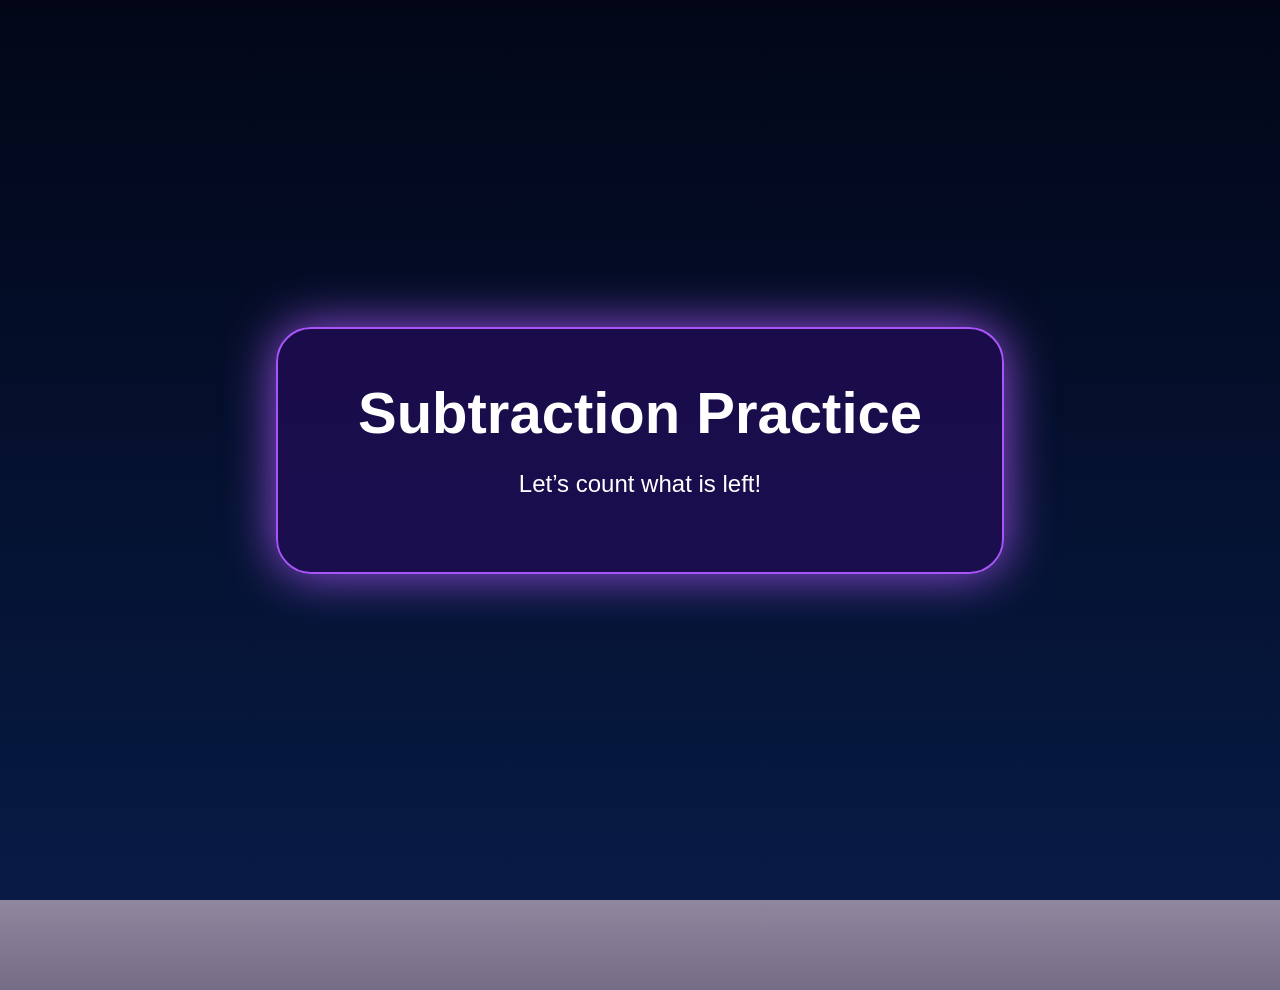
<file: PracticeSub.html>
<!DOCTYPE html>
<html lang="en">
<head>
<meta charset="UTF-8">
<title>Subtraction Practice</title>

<style>
* { box-sizing: border-box; }

body {
  margin: 0;
  font-family: "Trebuchet MS", Arial, sans-serif;
  color: white;
  background: #050b25;
  overflow: hidden;
}

.space-page {
  min-height: 100vh;
  position: relative;
  background:
    radial-gradient(circle at 20% 25%, rgba(124, 58, 237, .45), transparent 25%),
    radial-gradient(circle at 85% 20%, rgba(0, 183, 255, .35), transparent 22%),
    linear-gradient(180deg, #05091f 0%, #071943 55%, #170035 100%);
}

.space-page::before {
  content: "";
  position: absolute;
  inset: 0;
  background-image:
    radial-gradient(white 1px, transparent 1px),
    radial-gradient(#ffd76b 1.3px, transparent 1.3px),
    radial-gradient(#7dd3fc 1px, transparent 1px);
  background-size: 70px 70px, 130px 130px, 180px 180px;
  opacity: .8;
}

.moon-ground {
  position: absolute;
  bottom: -90px;
  left: -5%;
  width: 110%;
  height: 250px;
  border-radius: 50% 50% 0 0;
  background: linear-gradient(180deg, #bcb5c9, #756d86);
}

#splash {
  position: fixed;
  inset: 0;
  z-index: 20;
  background: linear-gradient(180deg, #020617, #071b45);
  display: flex;
  justify-content: center;
  align-items: center;
}

.splash-card {
  text-align: center;
  padding: 50px 80px;
  border-radius: 35px;
  background: rgba(39, 12, 92, .65);
  border: 2px solid #a855f7;
  box-shadow: 0 0 50px rgba(168,85,247,.9);
}

.splash-card h1 {
  font-size: 58px;
  margin: 0;
}

.splash-card p {
  font-size: 24px;
}

.game-wrap {
  position: relative;
  z-index: 3;
  min-height: 100vh;
  padding: 35px 60px;
}

.back-btn {
  position: absolute;
  left: 50px;
  top: 120px;
  color: white;
  text-decoration: none;
  background: rgba(76,29,149,.85);
  border: 2px solid #7c3aed;
  padding: 12px 24px;
  border-radius: 24px;
  font-size: 20px;
  font-weight: bold;
  z-index: 5;
}

.title {
  text-align: center;
  margin-top: 35px;
}

.title h1 {
  font-size: 58px;
  margin: 0;
}

.title p {
  font-size: 22px;
  margin: 8px 0;
}

.practice-area {
  width: 980px;
  margin: 35px auto 0;
  text-align: center;
}

.question {
  display: flex;
  justify-content: center;
  align-items: center;
  gap: 28px;
  margin-bottom: 30px;
}

.star-group {
  width: 180px;
  min-height: 100px;
  display: flex;
  flex-wrap: wrap;
  justify-content: center;
  align-items: center;
  color: #facc15;
  font-size: 34px;
  gap: 6px;
  padding: 8px 12px;
}

.operator {
  font-size: 60px;
  font-weight: 900;
  margin: 0 10px;
}

.qmark {
  font-size: 70px;
  color: #f97316;
  margin-left: 10px;
}

.options {
  display: grid;
  grid-template-columns: repeat(2, 1fr);
  width: 650px;
  margin: 0 auto;
  gap: 18px;
}

.option {
  min-height: 75px;
  border-radius: 26px;
  background: rgba(255,255,255,.12);
  border: 2px solid rgba(255,255,255,.35);
  color: #facc15;
  font-size: 26px;
  cursor: pointer;
}

.message {
  margin-top: 20px;
  font-size: 24px;
  font-weight: 900;
}

.next-btn {
  margin-top: 15px;
  padding: 14px 30px;
  border-radius: 24px;
  border: none;
  background: linear-gradient(90deg, #7c3aed, #38bdf8);
  color: white;
  font-size: 22px;
  cursor: pointer;
}
</style>
</head>

<body>

<section id="splash">
  <div class="splash-card">
    <h1>Subtraction Practice</h1>
    <p>Let’s count what is left!</p>
  </div>
</section>

<div class="space-page">
  <div class="moon-ground"></div>

  <a href="levels.html" class="back-btn">← Back</a>

  <main class="game-wrap">

    <section class="title">
      <h1>Subtraction Practice</h1>
      <p>✨ Count the stars left ✨</p>
    </section>

    <section class="practice-area">
      <div class="question">
        <div class="star-group" id="stars1"></div>
        <div class="operator">−</div>
        <div class="star-group" id="stars2"></div>
        <div class="operator">=</div>
        <div class="qmark">?</div>
      </div>

      <div class="options" id="options"></div>
      <div class="message" id="message"></div>

      <button class="next-btn" onclick="nextQuestion()">Next ➡️</button>
    </section>

  </main>
</div>

<script>
let num1, num2, correct;
let questionCount = 0;
let maxQuestions = 5;
let answered = false;
let usedQuestions = [];

// أسئلة جاهزة (تمنع تكرار الناتج 1)
const questions = [
  [3,1],
  [4,1],
  [4,2],
  [5,1],
  [5,2],
  [5,3]
];

function makeStars(n) {
  return "⭐".repeat(n);
}

function generateQuestion() {
  answered = false;

  let q, key;

  do {
    q = questions[Math.floor(Math.random() * questions.length)];
    num1 = q[0];
    num2 = q[1];
    key = num1 + "-" + num2;
  } while (usedQuestions.includes(key));

  usedQuestions.push(key);

  correct = num1 - num2;

  document.getElementById("stars1").textContent = makeStars(num1);
  document.getElementById("stars2").textContent = makeStars(num2);
  document.getElementById("message").textContent = "";

  let answers = [correct];

  while (answers.length < 4) {
    let wrong = Math.floor(Math.random() * 5) + 1;
    if (!answers.includes(wrong)) answers.push(wrong);
  }

  answers.sort(() => Math.random() - 0.5);

  const options = document.getElementById("options");
  options.innerHTML = "";

  answers.forEach(a => {
    const btn = document.createElement("button");
    btn.className = "option";
    btn.textContent = makeStars(a);
    btn.onclick = () => checkAnswer(a);
    options.appendChild(btn);
  });
}

function checkAnswer(a) {
  if (answered) return;

  const msg = document.getElementById("message");

  if (a === correct) {
    msg.textContent = "🌟 Great job!";
    msg.style.color = "#22c55e";
    answered = true;
  } else {
    msg.textContent = "💫 Try again!";
    msg.style.color = "#f97316";
  }
}

function nextQuestion() {
  if (!answered) return;

  questionCount++;

  if (questionCount >= maxQuestions) {
    document.querySelector(".practice-area").innerHTML = `
      <h1>🎉 Awesome!</h1>
      <button class="next-btn" onclick="goToQuiz()">Go to Quiz 🚀</button>
    `;
    return;
  }

  generateQuestion();
}

function goToQuiz() {
  window.location.href = "quiz.html";
}

window.onload = () => {
  setTimeout(() => {
    document.getElementById("splash").style.display = "none";
    generateQuestion();
  }, 1500);
};
</script>

</body>
</html>
</file>
<file: space.css>
* {
  margin: 0;
  padding: 0;
  box-sizing: border-box;
  font-family: "Trebuchet MS", Arial, sans-serif;
}

body {
  background: #07051a;
  color: #fff;
  overflow: hidden;
}

/* Splash */
.splash {
  position: fixed;
  inset: 0;
  background:
    linear-gradient(rgba(10, 7, 35, 0.25), rgba(10, 7, 35, 0.35)),
    url("background.png") center/cover no-repeat;
  display: flex;
  justify-content: center;
  align-items: center;
  z-index: 9999;
  transition: opacity 0.9s ease, visibility 0.9s ease;
}

.splash.fade-out {
  opacity: 0;
  visibility: hidden;
}

.splash-overlay {
  position: absolute;
  inset: 0;
  background: rgba(0, 0, 0, 0.4);
}

.splash-content {
  position: relative;
  text-align: center;
  z-index: 2;
}

/* كلمة Spark تلمع */
.spark-word {
  color: #ffd700;
  text-shadow: 0 0 8px #ffd700, 0 0 16px #fff;
  animation: glowPulse 2s infinite ease-in-out;
}

.brand-mark {
  font-size: 30px;
  margin-bottom: 10px;
  color: #ffd700;
}

/* النجوم */
.twinkle {
  position: absolute;
  color: #fff7cc;
  font-size: 20px;
  opacity: 0;
  animation: twinkleAnim 2s infinite ease-in-out;
  text-shadow: 0 0 8px #fff, 0 0 16px #ffd700;
}

.t1 {
  top: -10px;
  left: 48%;
  animation-delay: 0.2s;
}

.t2 {
  top: 15px;
  right: -15px;
  animation-delay: 0.8s;
}

.t3 {
  bottom: -10px;
  left: 70%;
  animation-delay: 1.3s;
}

/* tagline */
.splash-tagline {
  margin-top: 15px;
  font-size: 1.2rem;
  color: #cccccc;
}

/* أنيميشن */
@keyframes glowPulse {
  0%, 100% {
    transform: scale(1);
  }
  50% {
    transform: scale(1.05);
  }
}

@keyframes twinkleAnim {
  0%, 100% {
    opacity: 0;
    transform: scale(0.5);
  }
  50% {
    opacity: 1;
    transform: scale(1.4);
  }
}

/* Main page */
.page {
  position: relative;
  width: 100vw;
  min-height: 100vh;
  background:
    linear-gradient(rgba(10, 7, 35, 0.08), rgba(10, 7, 35, 0.16)),
    url("background.png") center/cover no-repeat;
  padding: 28px 40px 36px;
}

.hidden {
  display: none;
}

.show {
  display: block;
  animation: fadeIn 0.8s ease;
}

.page-overlay {
  position: absolute;
  inset: 0;
  background: linear-gradient(to bottom, rgba(0,0,0,0.05), rgba(0,0,0,0.12));
  pointer-events: none;
}

/* Topbar */
.topbar {
  position: relative;
  z-index: 2;
  display: flex;
  justify-content: space-between;
  align-items: center;
}

.nav {
  display: flex;
  gap: 10px;
  background: rgba(64, 18, 121, 0.78);
  border: 2px solid rgba(160, 99, 255, 0.3);
  border-radius: 999px;
  padding: 10px 16px;
  backdrop-filter: blur(8px);
  box-shadow: 0 10px 24px rgba(0,0,0,0.22);
}

.nav a {
  text-decoration: none;
  color: white;
  padding: 10px 16px;
  border-radius: 999px;
  font-weight: 700;
  font-size: 1rem;
  transition: 0.3s;
}

.nav a.active,
.nav a:hover {
  background: linear-gradient(180deg, #7b82ff, #5f66ff);
  box-shadow: 0 0 18px rgba(117, 125, 255, 0.35);
}

.stars-box {
  display: flex;
  align-items: center;
  justify-content: space-between;
  gap: 12px;

  background: rgba(64, 18, 121, 0.78);
  border: 2px solid rgba(160, 99, 255, 0.28);
  border-radius: 999px;
  font-size: medium;
  padding: 8px 14px;   /* 👈 صغرنا البوكس */
  min-width: fit-content;
}

.star-score {
  font-weight: 900;
  color: #ffe36a;
  text-shadow: 0 0 10px rgba(255, 227, 106, 0.5);
}

.profile-pic {
  width: 55px;
  height: 55px;
  border-radius: 50%;
  object-fit: cover;
}

/* Hero */
.hero {
  position: relative;
  z-index: 2;
  text-align: center;
  margin-top: 55px;
}

.hero h2 {
  font-size: 5rem;
  font-weight: 900;
  line-height: 1.08;
  margin-bottom: 10px;
  text-shadow: 0 4px 20px rgba(0,0,0,0.2);
}

.subtitle {
  font-size: 1.8rem;
  color: #f4eeff;
}

/* Content */
.content-section {
  position: relative;
  z-index: 2;
  margin-top: 35px;
  display: flex;
  align-items: flex-end;
  justify-content: center;
  gap: 30px;
}

.moveRight {
  flex: 0 0 280px;
  display: flex;
  align-items: flex-end;
  justify-content: center;
}

.planets-grid {
  display: flex;
  gap: 28px;
  align-items: flex-start;
  justify-content: center;
}

.planet-card {
  width: 300px;
  text-align: center;
}

.planet-image-wrap {
  width: 300px;
  height: 220px;
  display: flex;
  justify-content: center;
  align-items: center;
}

.planet-image-wrap img {
  max-width: 100%;
  max-height: 100%;
  object-fit: contain;
  filter: drop-shadow(0 18px 24px rgba(0,0,0,0.28));
}

.planet-btn {
  margin: 12px auto 12px;
  width: 280px;
  padding: 16px 20px;
  border-radius: 999px;
  font-size: 1.2rem;
  font-weight: 900;
  color: #fff;
  border: 2px solid rgba(255,255,255,0.24);
  box-shadow: 0 10px 22px rgba(0,0,0,0.18);
}

.blue {
  background: linear-gradient(180deg, #61b8ff, #4594ff);
}

.purple {
  background: linear-gradient(180deg, #d56dff, #b24eff);
}

.green {
  background: linear-gradient(180deg, #81dc5c, #5ecb58);
}

.planet-card p {
  font-size: 1rem;
  line-height: 1.5;
  color: #f7f2ff;
  font-weight: 700;
  padding: 0 12px;
}

/* Animations */
@keyframes fadeIn {
  from {
    opacity: 0;
    transform: scale(1.01);
  }
  to {
    opacity: 1;
    transform: scale(1);
  }
}

/* Responsive */
@media (max-width: 1300px) {
  .hero h2 {
    font-size: 4.2rem;
  }

  .planet-card,
  .planet-image-wrap {
    width: 260px;
  }

  .planet-btn {
    width: 240px;
  }
}

@media (max-width: 1100px) {
  body {
    overflow: auto;
  }

  .topbar,
  .content-section,
  .planets-grid {
    flex-direction: column;
    align-items: center;
  }

  .hero h2 {
    font-size: 3.2rem;
  }

  .nav {
    flex-wrap: wrap;
    justify-content: center;
  }

  .splash-logo {
    font-size: 4rem;
  }
}

.splash-logo {
  position: relative;
  display: inline-block;
  font-size: 3rem;
  font-weight: bold;
  color: white;
  letter-spacing: 2px;
}

.splash-logo span {
  display: inline-block;
}
</file>
